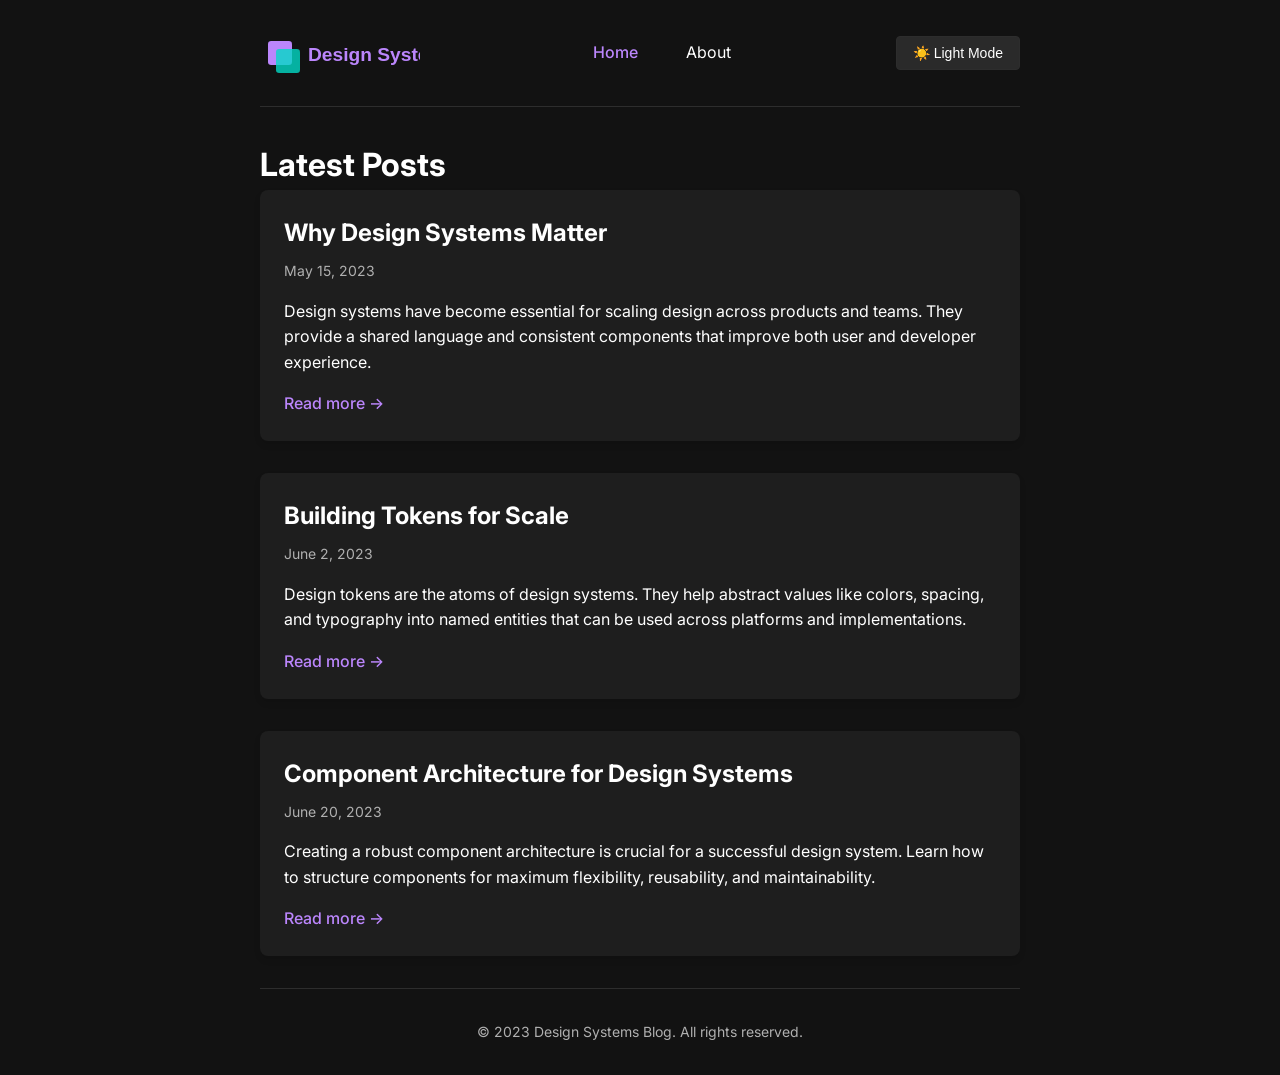
<file: index.html>
<!DOCTYPE html>
<html lang="en">
<head>
  <meta charset="UTF-8">
  <meta name="viewport" content="width=device-width, initial-scale=1.0">
  <title>Design Systems Blog</title>
  <link rel="stylesheet" href="css/styles.css">
  <link rel="preconnect" href="https://fonts.googleapis.com">
  <link rel="preconnect" href="https://fonts.gstatic.com" crossorigin>
  <link href="https://fonts.googleapis.com/css2?family=Inter:wght@400;500;700&display=swap" rel="stylesheet">
</head>
<body>
  <div class="container">
    <header>
      <nav>
        <a href="index.html" class="logo">
          <img src="images/logo.svg" alt="Design Systems Logo">
        </a>
        <div class="nav-links">
          <a href="index.html" class="active">Home</a>
          <a href="about.html">About</a>
        </div>
        <button id="theme-toggle" class="theme-toggle">☀️ Light Mode</button>
      </nav>
    </header>

    <main>
      <h1>Latest Posts</h1>
      
      <div class="post-list">
        <!-- Post 1 -->
        <article class="post-card">
          <h2 class="post-title">
            <a href="posts/why-design-systems-matter.html">Why Design Systems Matter</a>
          </h2>
          <div class="post-meta">May 15, 2023</div>
          <div class="post-excerpt">
            <p>Design systems have become essential for scaling design across products and teams. They provide a shared language and consistent components that improve both user and developer experience.</p>
          </div>
          <a href="posts/why-design-systems-matter.html" class="read-more">Read more →</a>
        </article>
        
        <!-- Post 2 -->
        <article class="post-card">
          <h2 class="post-title">
            <a href="posts/building-tokens-for-scale.html">Building Tokens for Scale</a>
          </h2>
          <div class="post-meta">June 2, 2023</div>
          <div class="post-excerpt">
            <p>Design tokens are the atoms of design systems. They help abstract values like colors, spacing, and typography into named entities that can be used across platforms and implementations.</p>
          </div>
          <a href="posts/building-tokens-for-scale.html" class="read-more">Read more →</a>
        </article>
        
        <!-- Post 3 -->
        <article class="post-card">
          <h2 class="post-title">
            <a href="posts/component-architecture.html">Component Architecture for Design Systems</a>
          </h2>
          <div class="post-meta">June 20, 2023</div>
          <div class="post-excerpt">
            <p>Creating a robust component architecture is crucial for a successful design system. Learn how to structure components for maximum flexibility, reusability, and maintainability.</p>
          </div>
          <a href="posts/component-architecture.html" class="read-more">Read more →</a>
        </article>
      </div>
    </main>

    <footer>
      <p>&copy; 2023 Design Systems Blog. All rights reserved.</p>
    </footer>
  </div>

  <script src="js/theme.js"></script>
</body>
</html>
</file>
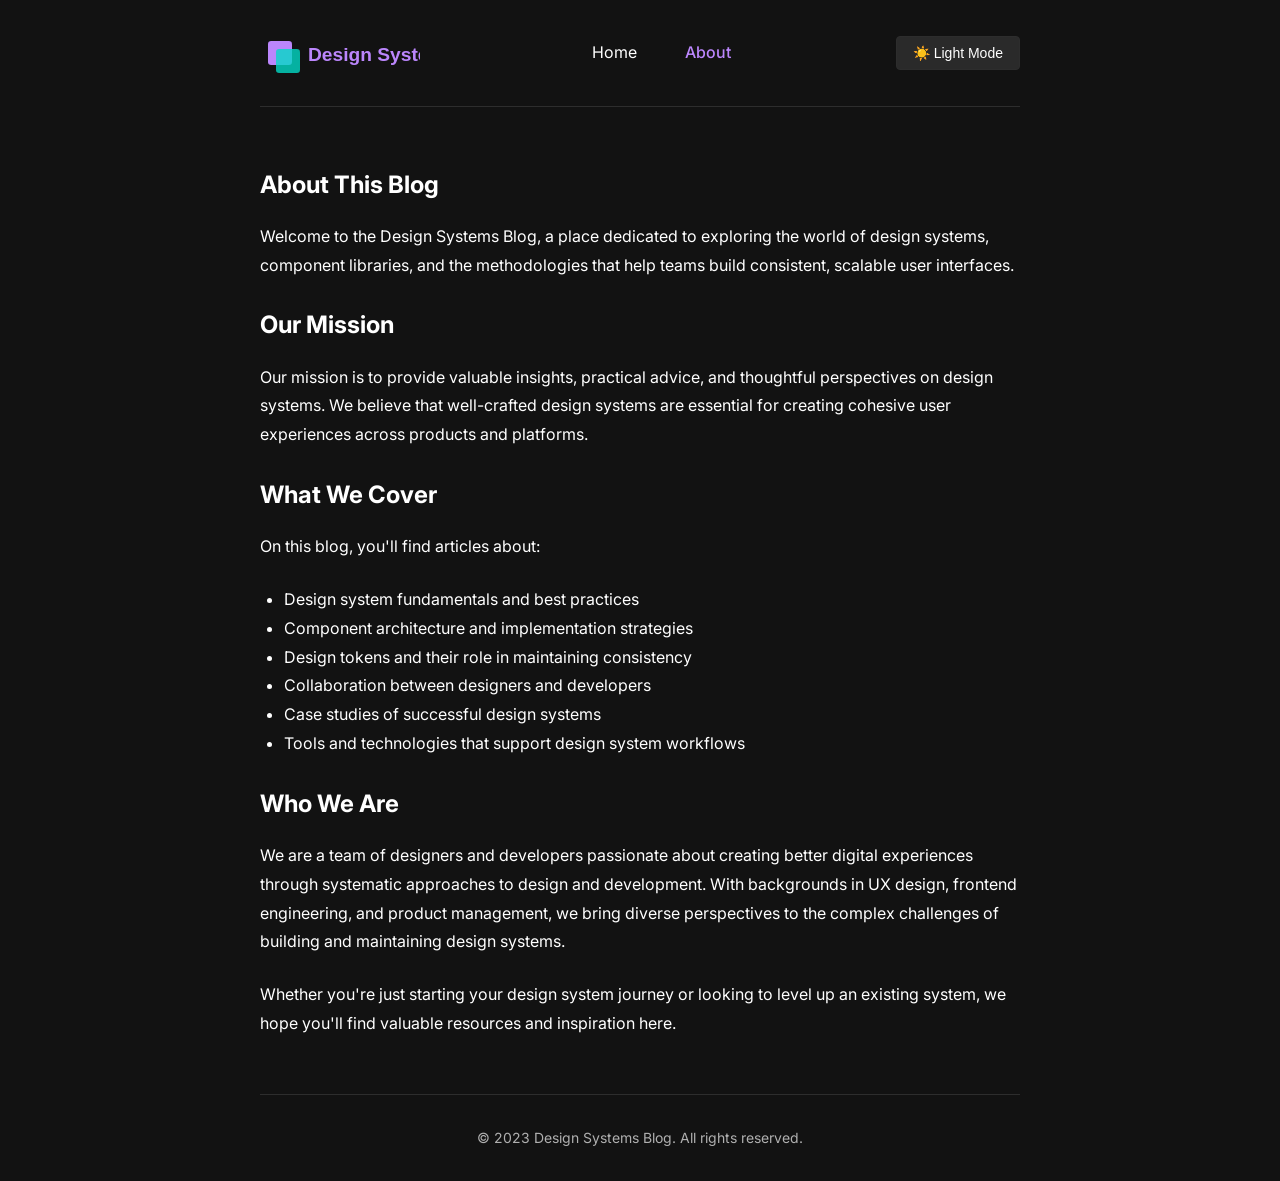
<file: about.html>
<!DOCTYPE html>
<html lang="en">
<head>
  <meta charset="UTF-8">
  <meta name="viewport" content="width=device-width, initial-scale=1.0">
  <title>About - Design Systems Blog</title>
  <link rel="stylesheet" href="css/styles.css">
  <link rel="preconnect" href="https://fonts.googleapis.com">
  <link rel="preconnect" href="https://fonts.gstatic.com" crossorigin>
  <link href="https://fonts.googleapis.com/css2?family=Inter:wght@400;500;700&display=swap" rel="stylesheet">
</head>
<body>
  <div class="container">
    <header>
      <nav>
        <a href="index.html" class="logo">
          <img src="images/logo.svg" alt="Design Systems Logo">
        </a>
        <div class="nav-links">
          <a href="index.html">Home</a>
          <a href="about.html" class="active">About</a>
        </div>
        <button id="theme-toggle" class="theme-toggle">☀️ Light Mode</button>
      </nav>
    </header>

    <main>
      <article class="post-content">
        <h1>About This Blog</h1>
        
        <p>Welcome to the Design Systems Blog, a place dedicated to exploring the world of design systems, component libraries, and the methodologies that help teams build consistent, scalable user interfaces.</p>
        
        <h2>Our Mission</h2>
        
        <p>Our mission is to provide valuable insights, practical advice, and thoughtful perspectives on design systems. We believe that well-crafted design systems are essential for creating cohesive user experiences across products and platforms.</p>
        
        <h2>What We Cover</h2>
        
        <p>On this blog, you'll find articles about:</p>
        
        <ul>
          <li>Design system fundamentals and best practices</li>
          <li>Component architecture and implementation strategies</li>
          <li>Design tokens and their role in maintaining consistency</li>
          <li>Collaboration between designers and developers</li>
          <li>Case studies of successful design systems</li>
          <li>Tools and technologies that support design system workflows</li>
        </ul>
        
        <h2>Who We Are</h2>
        
        <p>We are a team of designers and developers passionate about creating better digital experiences through systematic approaches to design and development. With backgrounds in UX design, frontend engineering, and product management, we bring diverse perspectives to the complex challenges of building and maintaining design systems.</p>
        
        <p>Whether you're just starting your design system journey or looking to level up an existing system, we hope you'll find valuable resources and inspiration here.</p>
      </article>
    </main>

    <footer>
      <p>&copy; 2023 Design Systems Blog. All rights reserved.</p>
    </footer>
  </div>

  <script src="js/theme.js"></script>
</body>
</html>
</file>
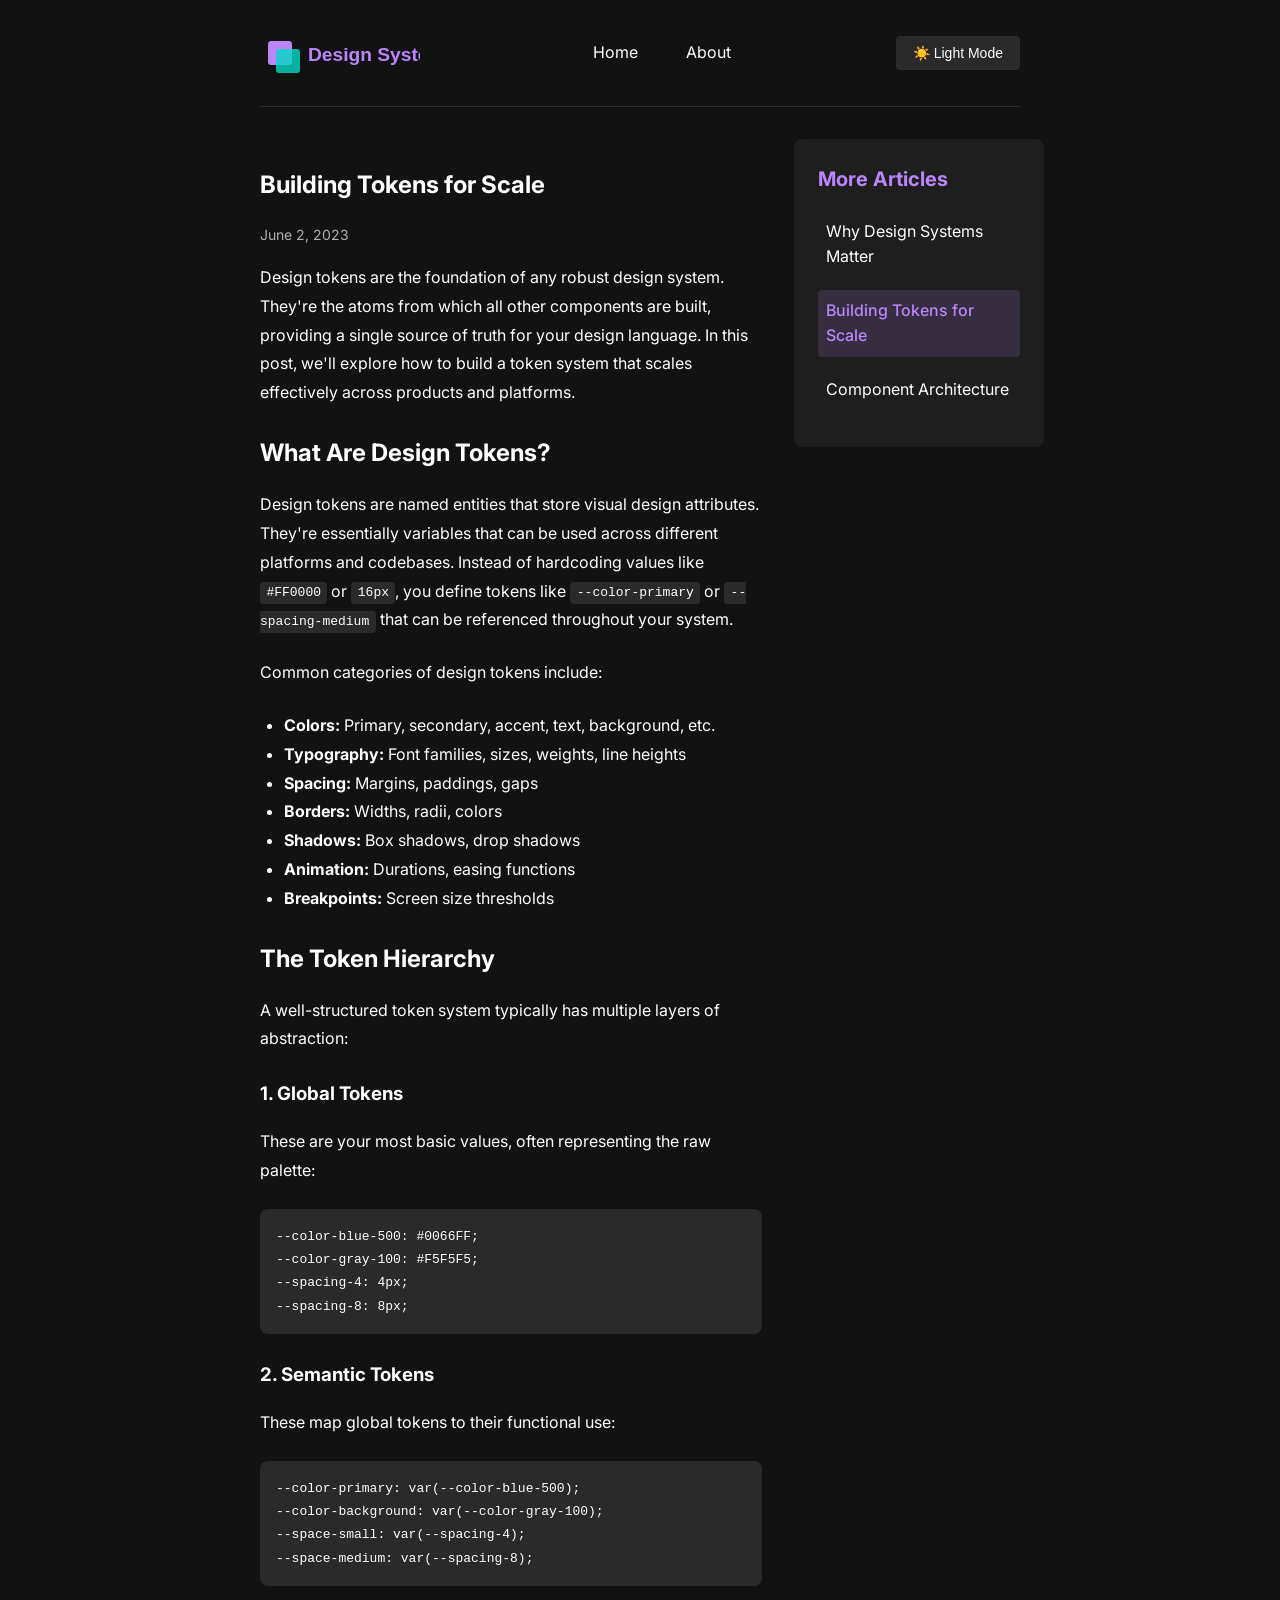
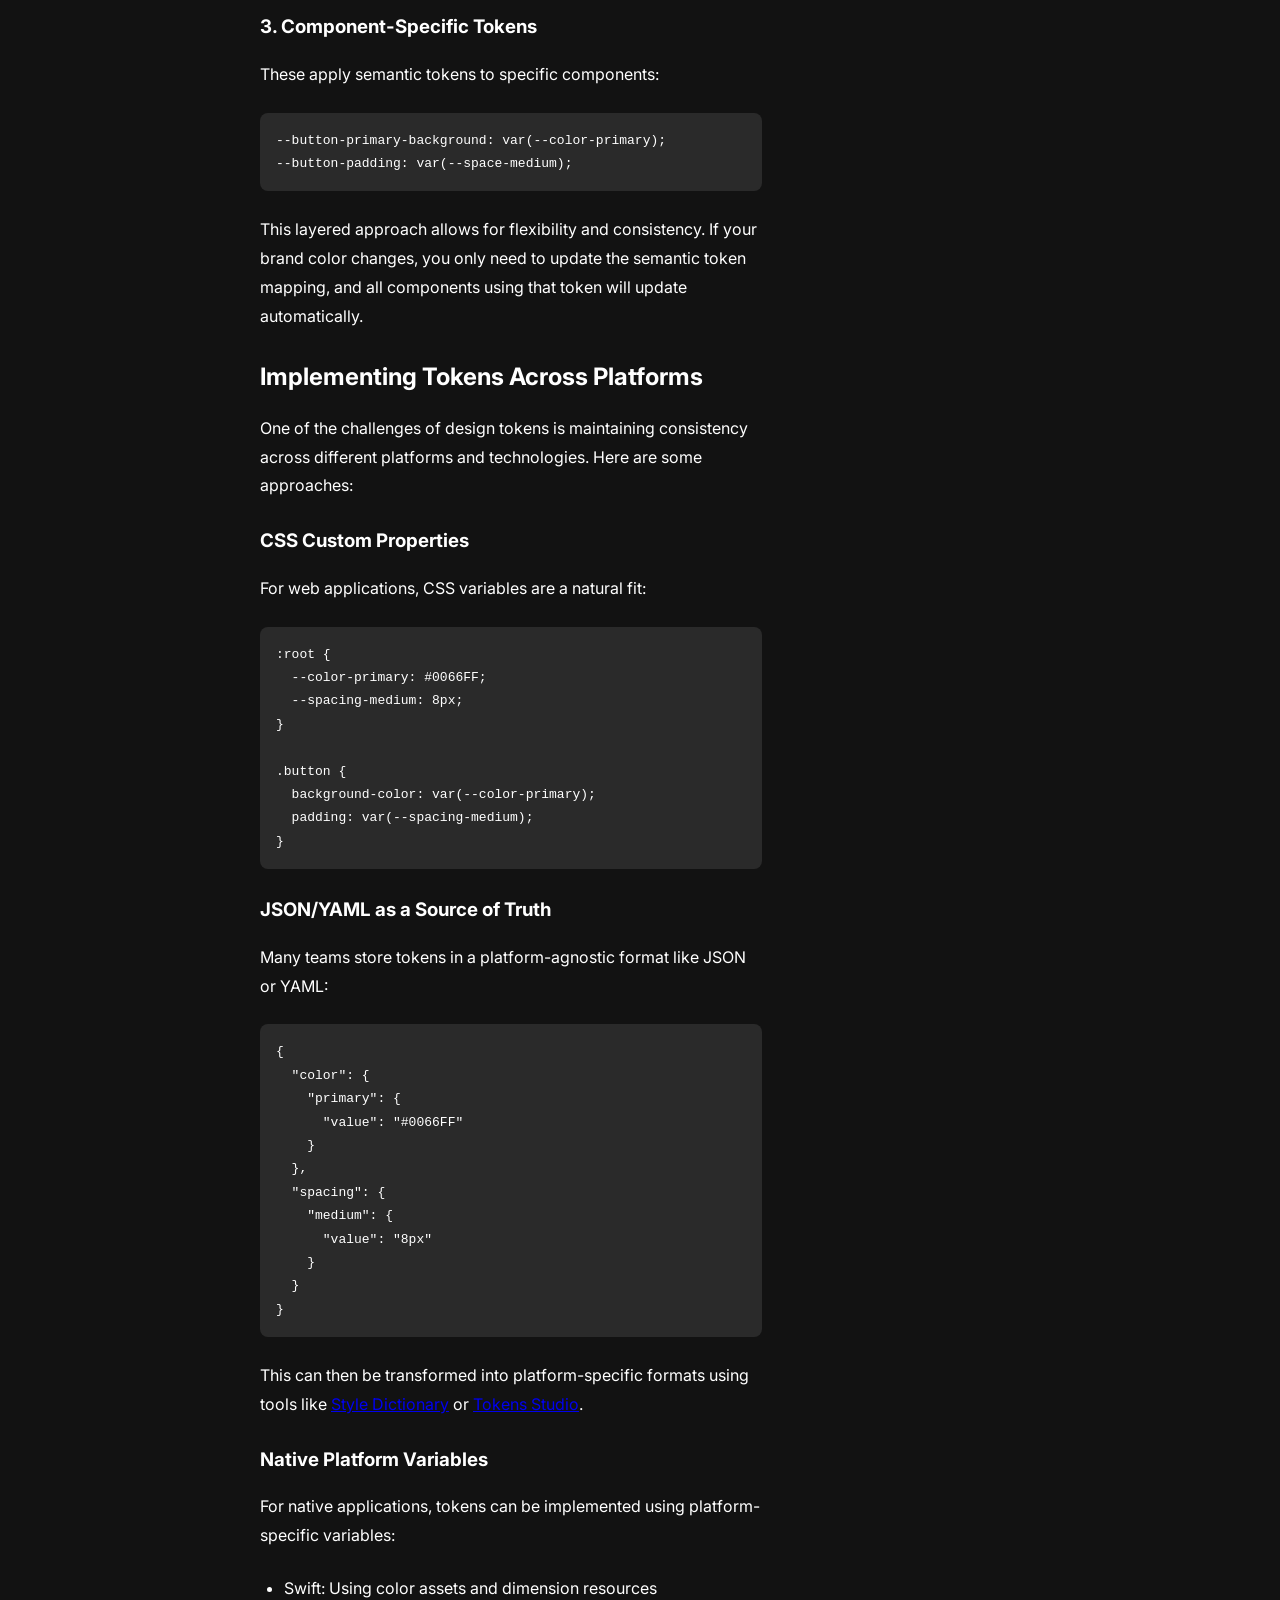
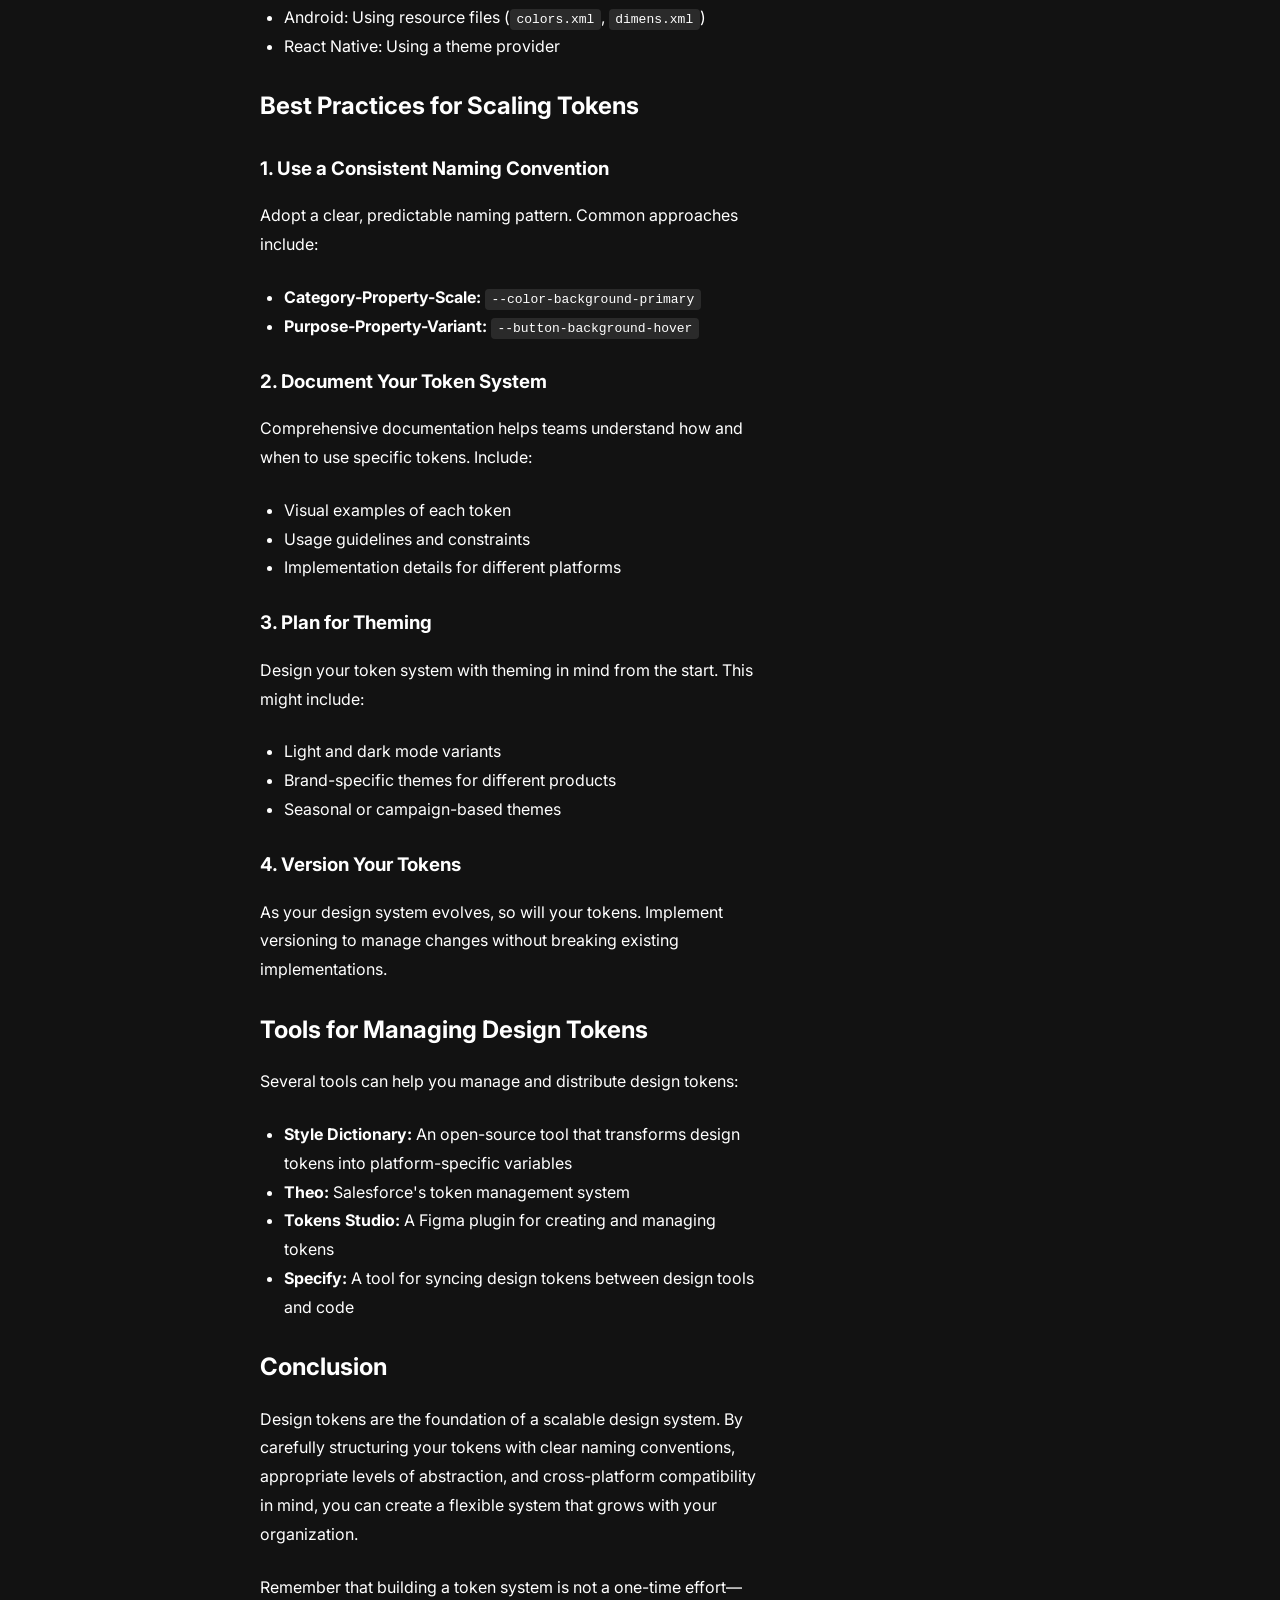
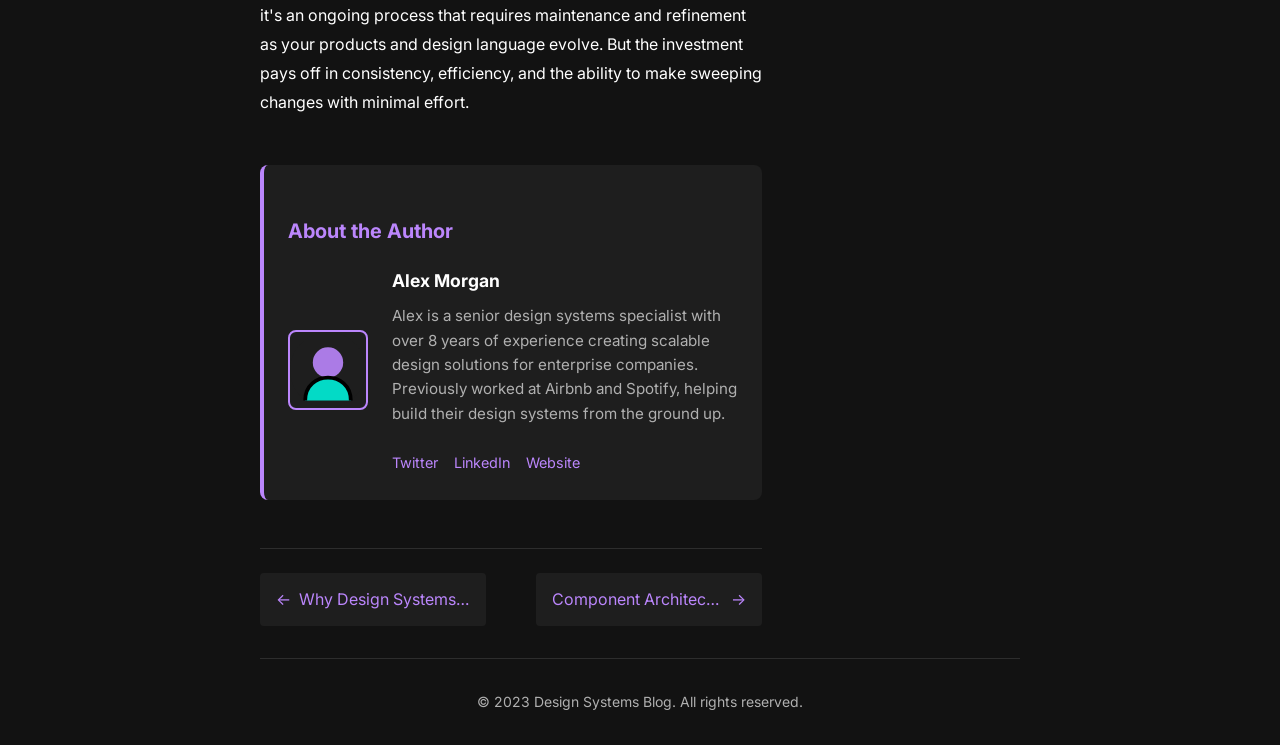
<file: posts/building-tokens-for-scale.html>
<!DOCTYPE html>
<html lang="en">
<head>
  <meta charset="UTF-8">
  <meta name="viewport" content="width=device-width, initial-scale=1.0">
  <title>Building Tokens for Scale - Design Systems Blog</title>
  <link rel="stylesheet" href="../css/styles.css">
  <link rel="preconnect" href="https://fonts.googleapis.com">
  <link rel="preconnect" href="https://fonts.gstatic.com" crossorigin>
  <link href="https://fonts.googleapis.com/css2?family=Inter:wght@400;500;700&display=swap" rel="stylesheet">
</head>
<body>
  <div class="container">
    <header>
      <nav>
        <a href="../index.html" class="logo">
          <img src="../images/logo.svg" alt="Design Systems Logo">
        </a>
        <div class="nav-links">
          <a href="../index.html">Home</a>
          <a href="../about.html">About</a>
        </div>
        <button id="theme-toggle" class="theme-toggle">☀️ Light Mode</button>
      </nav>
    </header>

    <main>
      <div class="article-container">
        <article class="post-content">
          <h1>Building Tokens for Scale</h1>
          <div class="post-meta">June 2, 2023</div>
          
          <p>Design tokens are the foundation of any robust design system. They're the atoms from which all other components are built, providing a single source of truth for your design language. In this post, we'll explore how to build a token system that scales effectively across products and platforms.</p>
          
          <h2>What Are Design Tokens?</h2>
          
          <p>Design tokens are named entities that store visual design attributes. They're essentially variables that can be used across different platforms and codebases. Instead of hardcoding values like <code>#FF0000</code> or <code>16px</code>, you define tokens like <code>--color-primary</code> or <code>--spacing-medium</code> that can be referenced throughout your system.</p>
          
          <p>Common categories of design tokens include:</p>
          
          <ul>
            <li><strong>Colors:</strong> Primary, secondary, accent, text, background, etc.</li>
            <li><strong>Typography:</strong> Font families, sizes, weights, line heights</li>
            <li><strong>Spacing:</strong> Margins, paddings, gaps</li>
            <li><strong>Borders:</strong> Widths, radii, colors</li>
            <li><strong>Shadows:</strong> Box shadows, drop shadows</li>
            <li><strong>Animation:</strong> Durations, easing functions</li>
            <li><strong>Breakpoints:</strong> Screen size thresholds</li>
          </ul>
          
          <h2>The Token Hierarchy</h2>
          
          <p>A well-structured token system typically has multiple layers of abstraction:</p>
          
          <h3>1. Global Tokens</h3>
          
          <p>These are your most basic values, often representing the raw palette:</p>
          
          <pre><code>--color-blue-500: #0066FF;
--color-gray-100: #F5F5F5;
--spacing-4: 4px;
--spacing-8: 8px;</code></pre>
          
          <h3>2. Semantic Tokens</h3>
          
          <p>These map global tokens to their functional use:</p>
          
          <pre><code>--color-primary: var(--color-blue-500);
--color-background: var(--color-gray-100);
--space-small: var(--spacing-4);
--space-medium: var(--spacing-8);</code></pre>
          
          <h3>3. Component-Specific Tokens</h3>
          
          <p>These apply semantic tokens to specific components:</p>
          
          <pre><code>--button-primary-background: var(--color-primary);
--button-padding: var(--space-medium);</code></pre>
          
          <p>This layered approach allows for flexibility and consistency. If your brand color changes, you only need to update the semantic token mapping, and all components using that token will update automatically.</p>
          
          <h2>Implementing Tokens Across Platforms</h2>
          
          <p>One of the challenges of design tokens is maintaining consistency across different platforms and technologies. Here are some approaches:</p>
          
          <h3>CSS Custom Properties</h3>
          
          <p>For web applications, CSS variables are a natural fit:</p>
          
          <pre><code>:root {
  --color-primary: #0066FF;
  --spacing-medium: 8px;
}

.button {
  background-color: var(--color-primary);
  padding: var(--spacing-medium);
}</code></pre>
          
          <h3>JSON/YAML as a Source of Truth</h3>
          
          <p>Many teams store tokens in a platform-agnostic format like JSON or YAML:</p>
          
          <pre><code>{
  "color": {
    "primary": {
      "value": "#0066FF"
    }
  },
  "spacing": {
    "medium": {
      "value": "8px"
    }
  }
}</code></pre>
          
          <p>This can then be transformed into platform-specific formats using tools like <a href="https://amzn.github.io/style-dictionary/" target="_blank">Style Dictionary</a> or <a href="https://www.figma.com/community/plugin/843461159747178978/Tokens-Studio-for-Figma" target="_blank">Tokens Studio</a>.</p>
          
          <h3>Native Platform Variables</h3>
          
          <p>For native applications, tokens can be implemented using platform-specific variables:</p>
          
          <ul>
            <li>Swift: Using color assets and dimension resources</li>
            <li>Android: Using resource files (<code>colors.xml</code>, <code>dimens.xml</code>)</li>
            <li>React Native: Using a theme provider</li>
          </ul>
          
          <h2>Best Practices for Scaling Tokens</h2>
          
          <h3>1. Use a Consistent Naming Convention</h3>
          
          <p>Adopt a clear, predictable naming pattern. Common approaches include:</p>
          
          <ul>
            <li><strong>Category-Property-Scale:</strong> <code>--color-background-primary</code></li>
            <li><strong>Purpose-Property-Variant:</strong> <code>--button-background-hover</code></li>
          </ul>
          
          <h3>2. Document Your Token System</h3>
          
          <p>Comprehensive documentation helps teams understand how and when to use specific tokens. Include:</p>
          
          <ul>
            <li>Visual examples of each token</li>
            <li>Usage guidelines and constraints</li>
            <li>Implementation details for different platforms</li>
          </ul>
          
          <h3>3. Plan for Theming</h3>
          
          <p>Design your token system with theming in mind from the start. This might include:</p>
          
          <ul>
            <li>Light and dark mode variants</li>
            <li>Brand-specific themes for different products</li>
            <li>Seasonal or campaign-based themes</li>
          </ul>
          
          <h3>4. Version Your Tokens</h3>
          
          <p>As your design system evolves, so will your tokens. Implement versioning to manage changes without breaking existing implementations.</p>
          
          <h2>Tools for Managing Design Tokens</h2>
          
          <p>Several tools can help you manage and distribute design tokens:</p>
          
          <ul>
            <li><strong>Style Dictionary:</strong> An open-source tool that transforms design tokens into platform-specific variables</li>
            <li><strong>Theo:</strong> Salesforce's token management system</li>
            <li><strong>Tokens Studio:</strong> A Figma plugin for creating and managing tokens</li>
            <li><strong>Specify:</strong> A tool for syncing design tokens between design tools and code</li>
          </ul>
          
          <h2>Conclusion</h2>
          
          <p>Design tokens are the foundation of a scalable design system. By carefully structuring your tokens with clear naming conventions, appropriate levels of abstraction, and cross-platform compatibility in mind, you can create a flexible system that grows with your organization.</p>
          
          <p>Remember that building a token system is not a one-time effort—it's an ongoing process that requires maintenance and refinement as your products and design language evolve. But the investment pays off in consistency, efficiency, and the ability to make sweeping changes with minimal effort.</p>
          
          <!-- Add author section -->
          <section class="author-section">
            <h3>About the Author</h3>
            <div class="author-container">
              <img src="../images/author-avatar.svg" alt="Author Avatar" class="author-avatar">
              <div class="author-bio">
                <div class="author-name">Alex Morgan</div>
                <p class="author-description">
                  Alex is a senior design systems specialist with over 8 years of experience creating scalable design solutions for enterprise companies. Previously worked at Airbnb and Spotify, helping build their design systems from the ground up.
                </p>
                <div class="author-social">
                  <a href="#">Twitter</a>
                  <a href="#">LinkedIn</a>
                  <a href="#">Website</a>
                </div>
              </div>
            </div>
          </section>
          
          <div class="article-navigation">
            <a href="why-design-systems-matter.html" class="prev-article">
              <span class="nav-title">Why Design Systems Matter</span>
            </a>
            <a href="component-architecture.html" class="next-article">
              <span class="nav-title">Component Architecture</span>
            </a>
          </div>
        </article>
        
        <aside class="side-nav">
          <h3>More Articles</h3>
          <ul>
            <li><a href="why-design-systems-matter.html">Why Design Systems Matter</a></li>
            <li><a href="building-tokens-for-scale.html" class="active">Building Tokens for Scale</a></li>
            <li><a href="component-architecture.html">Component Architecture</a></li>
          </ul>
        </aside>
      </div>
    </main>

    <footer>
      <p>&copy; 2023 Design Systems Blog. All rights reserved.</p>
    </footer>
  </div>

  <script src="../js/theme.js"></script>
</body>
</html>
</file>
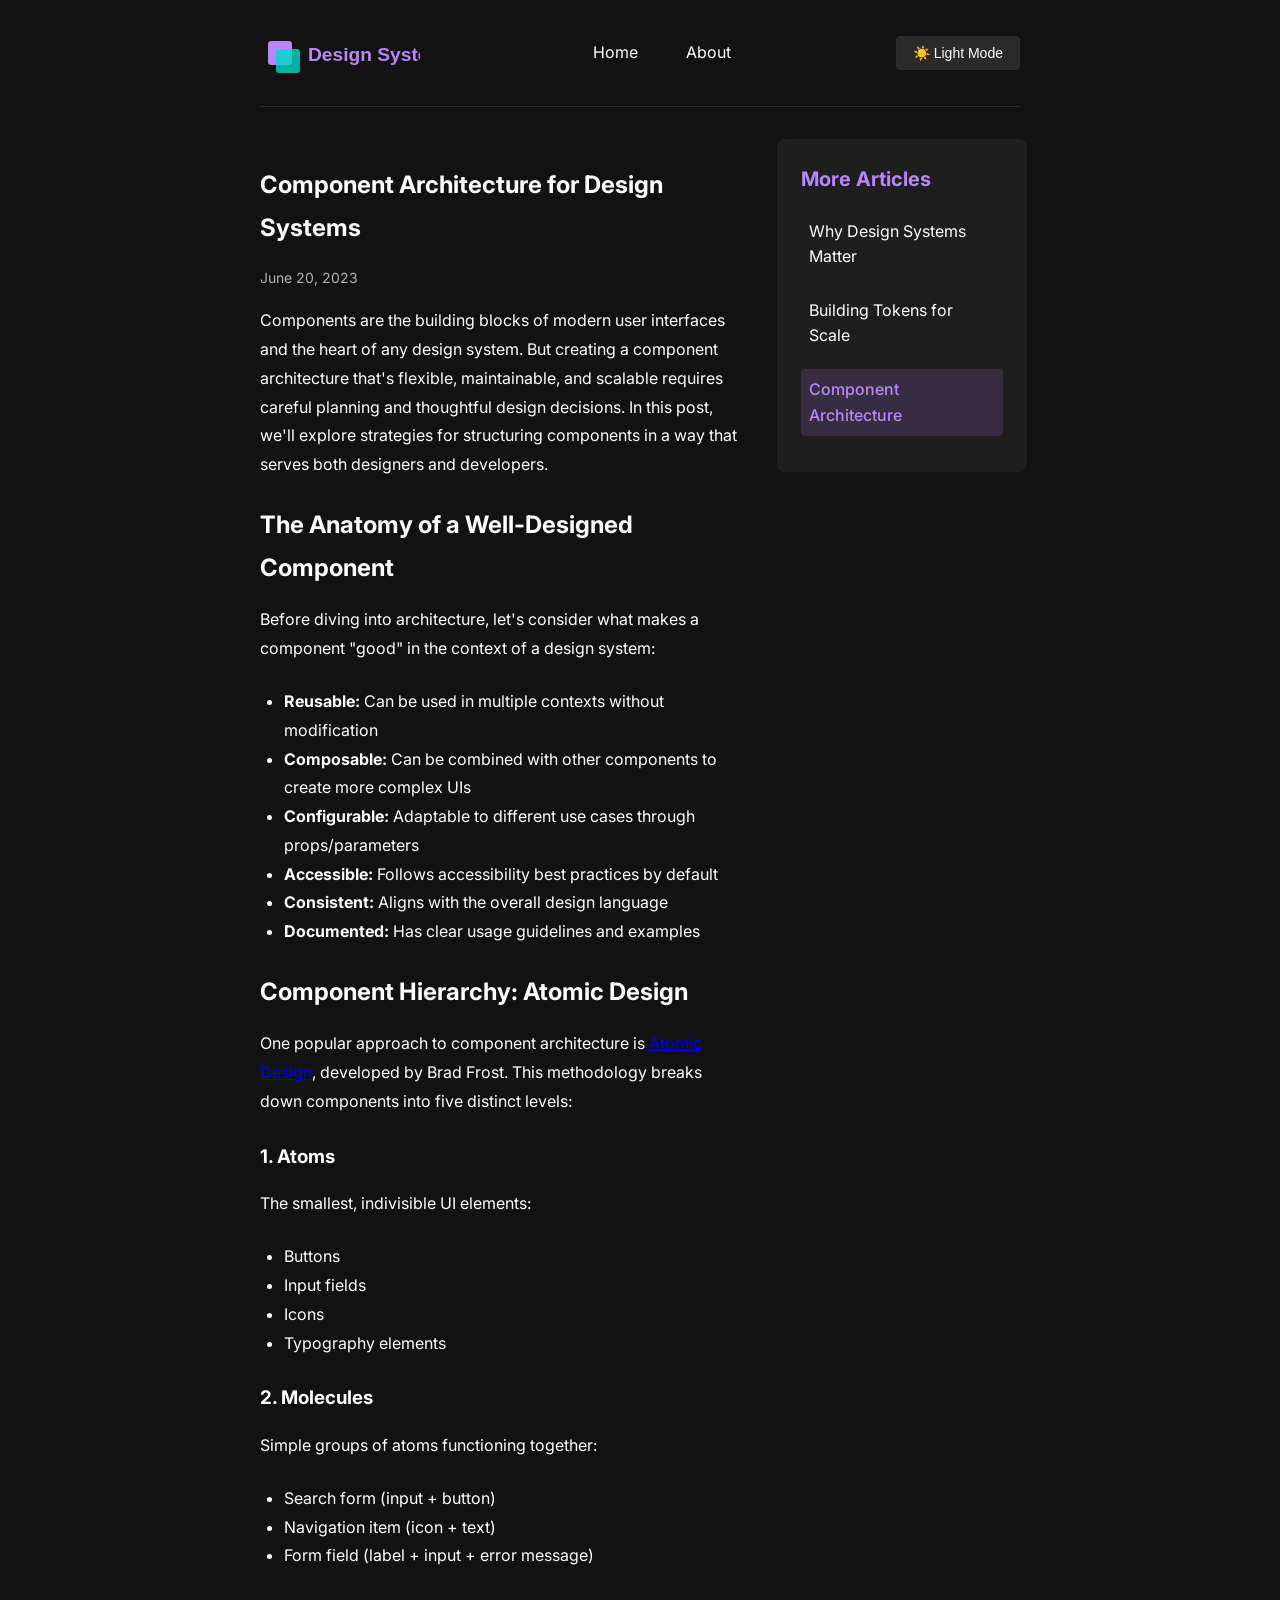
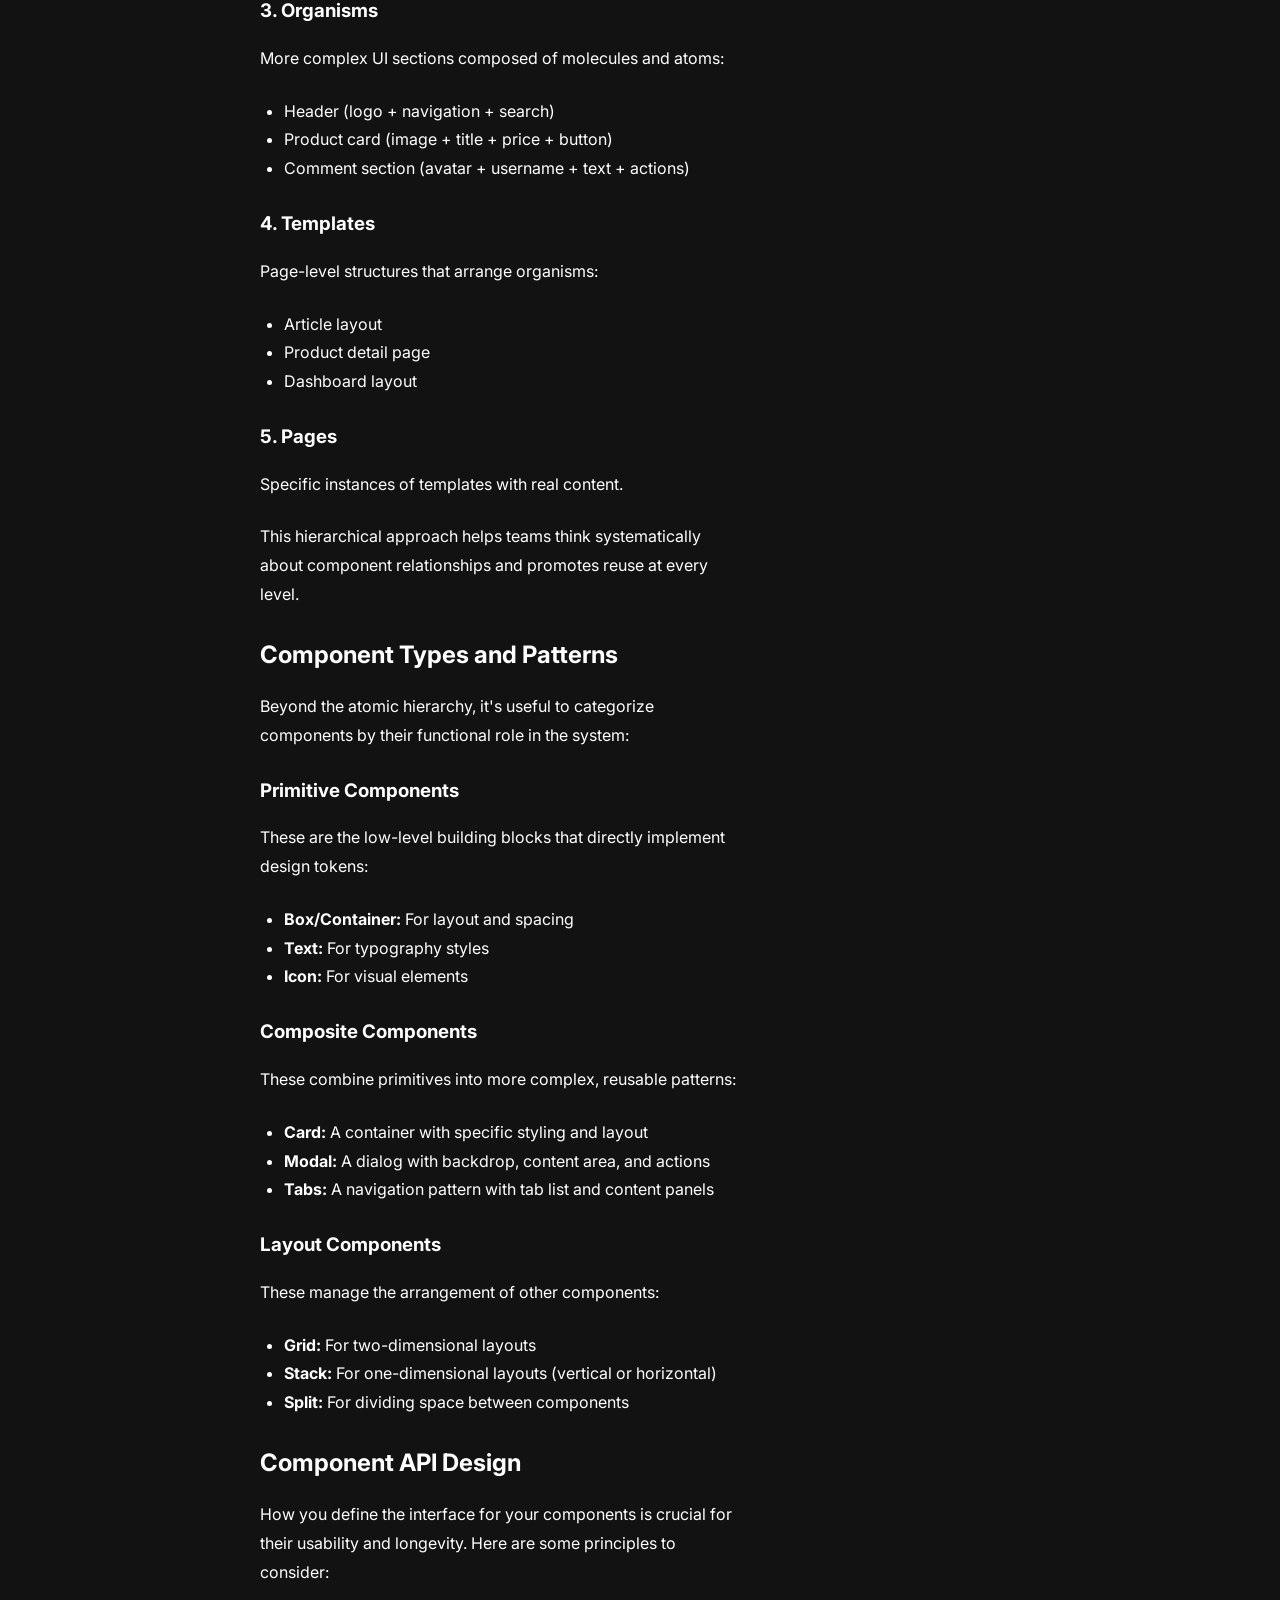
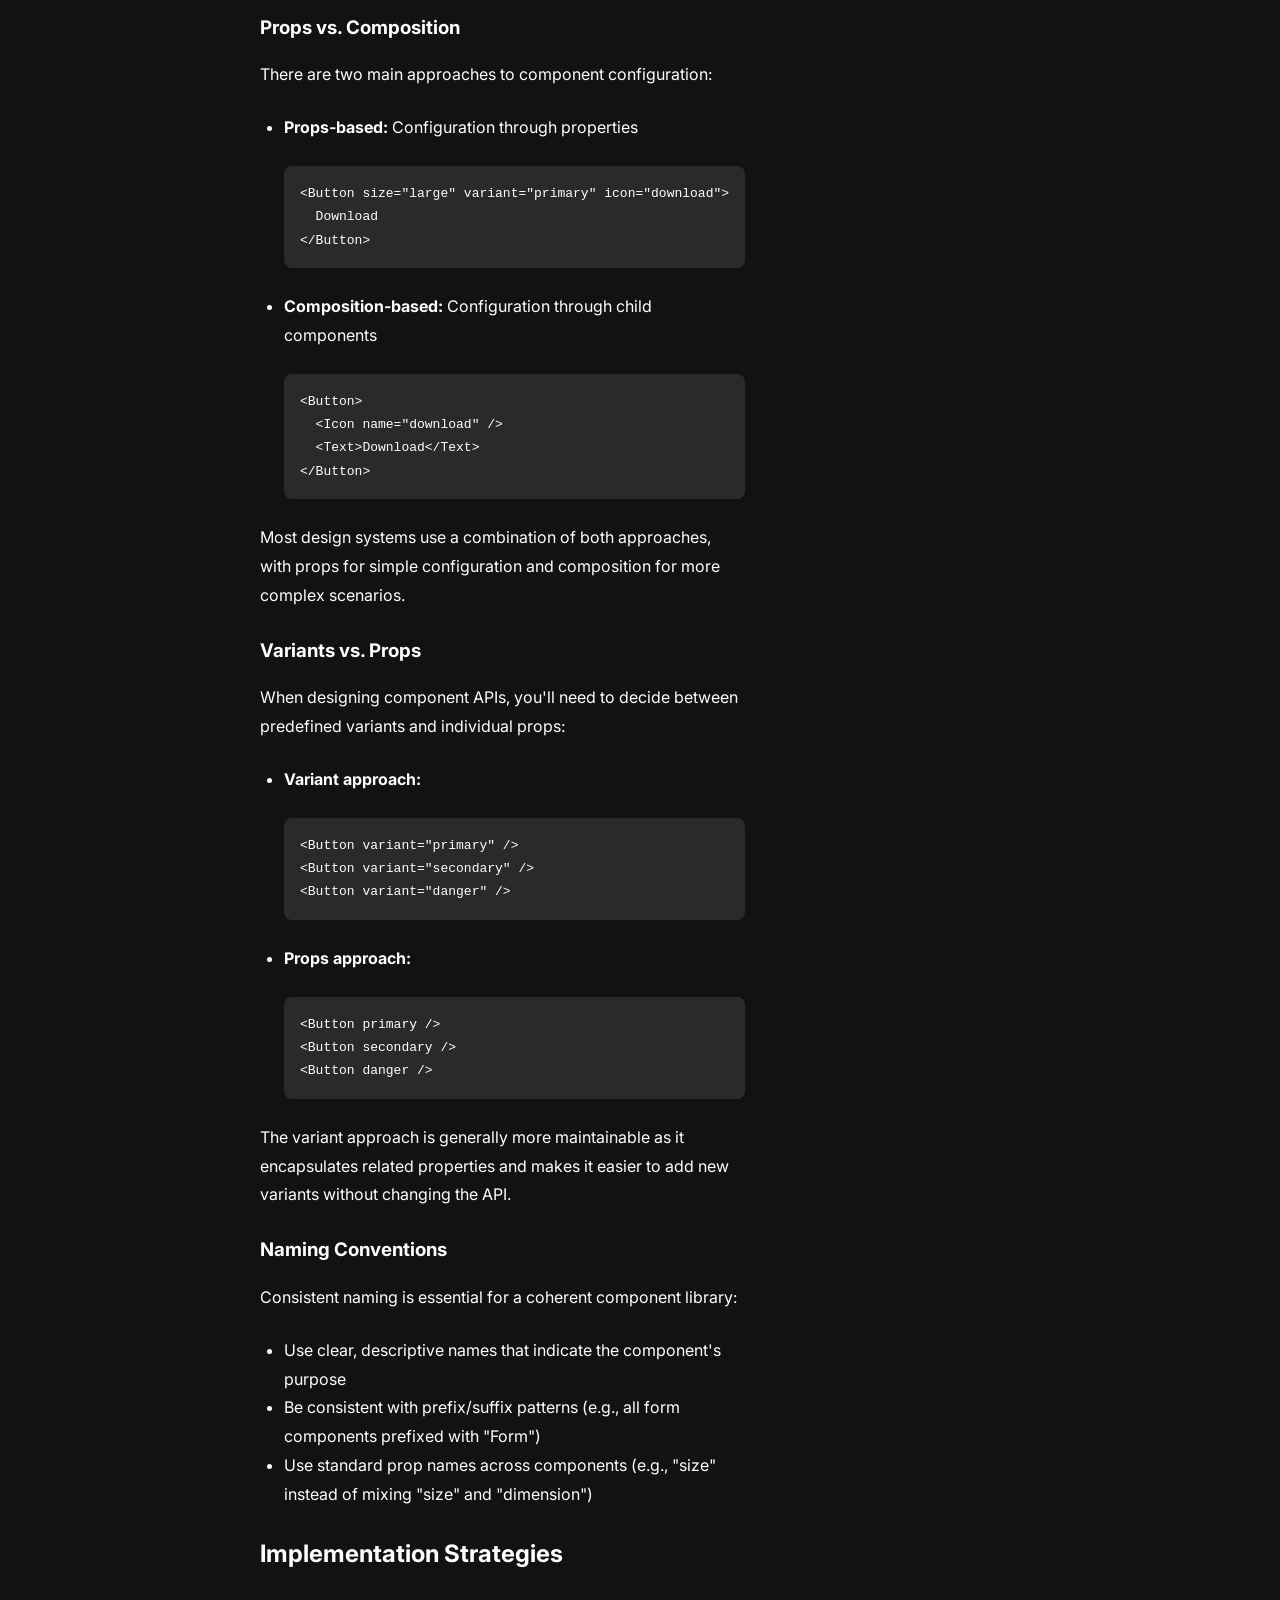
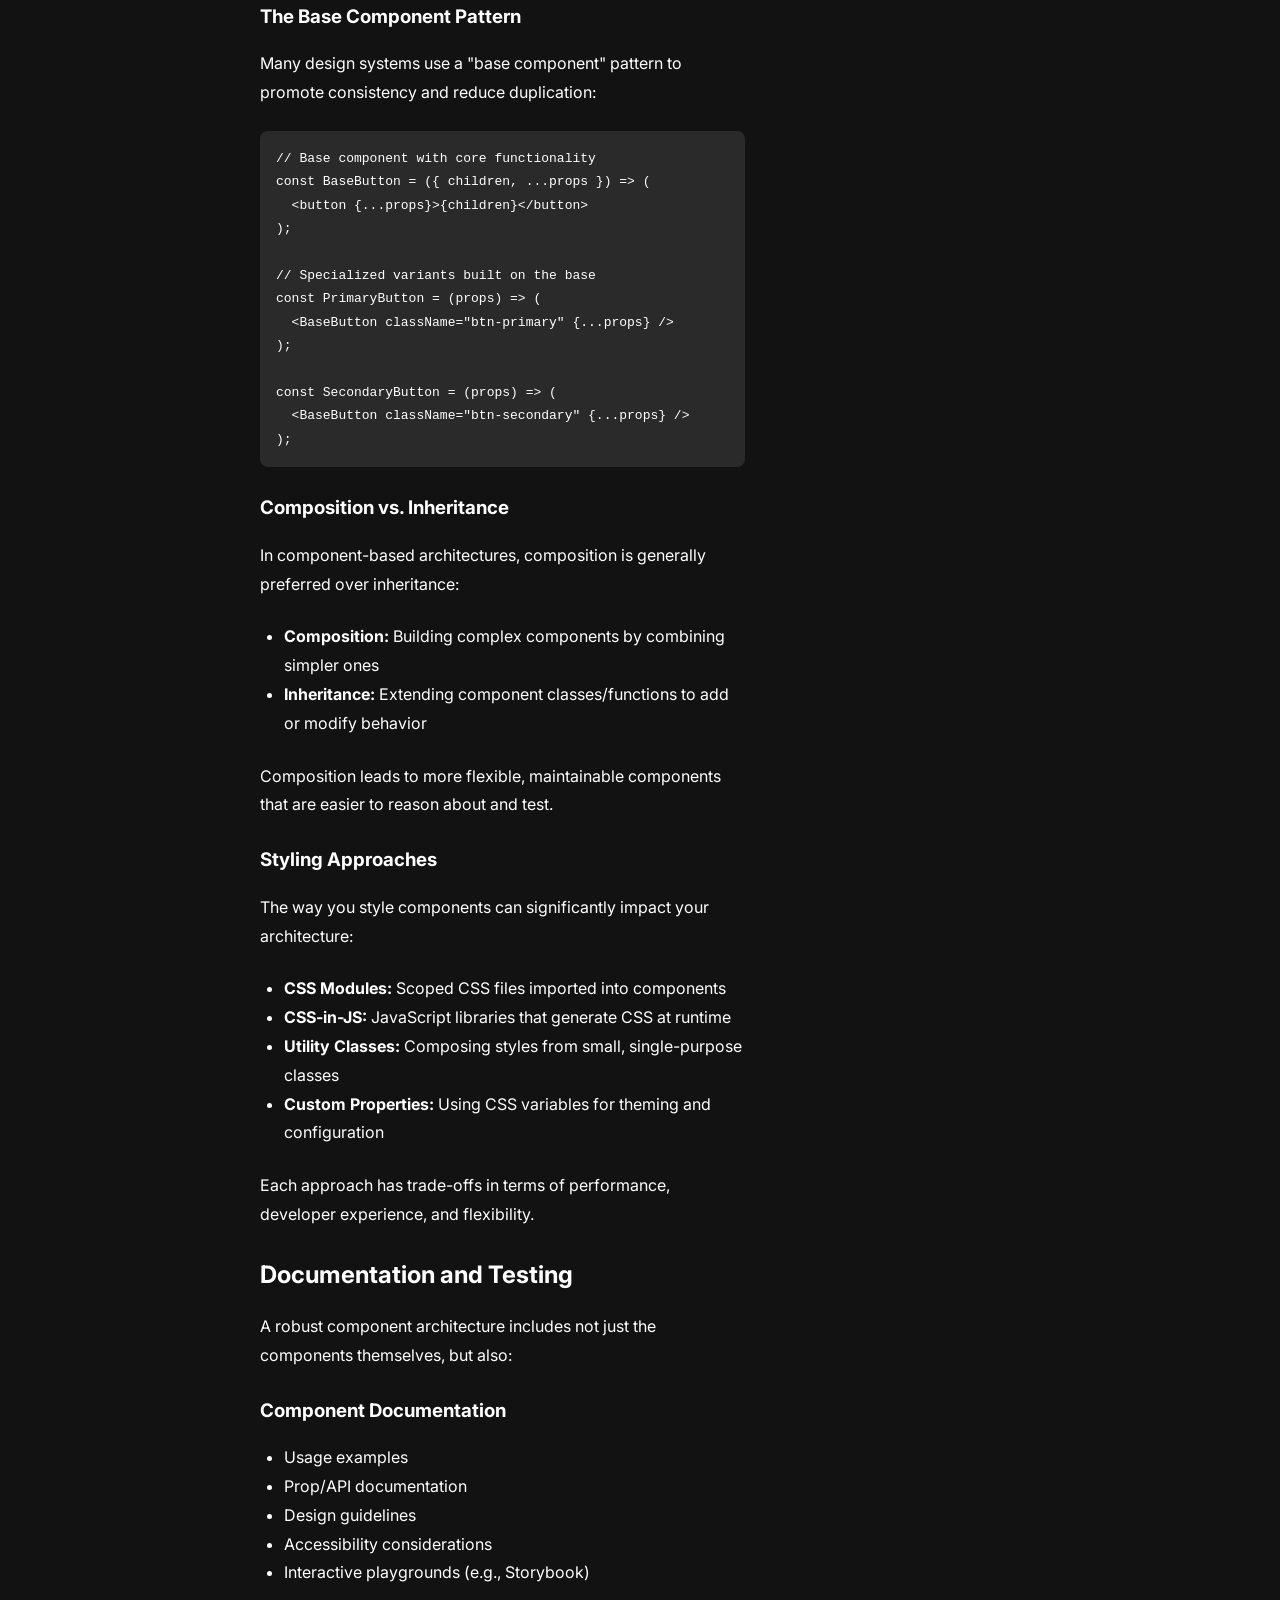
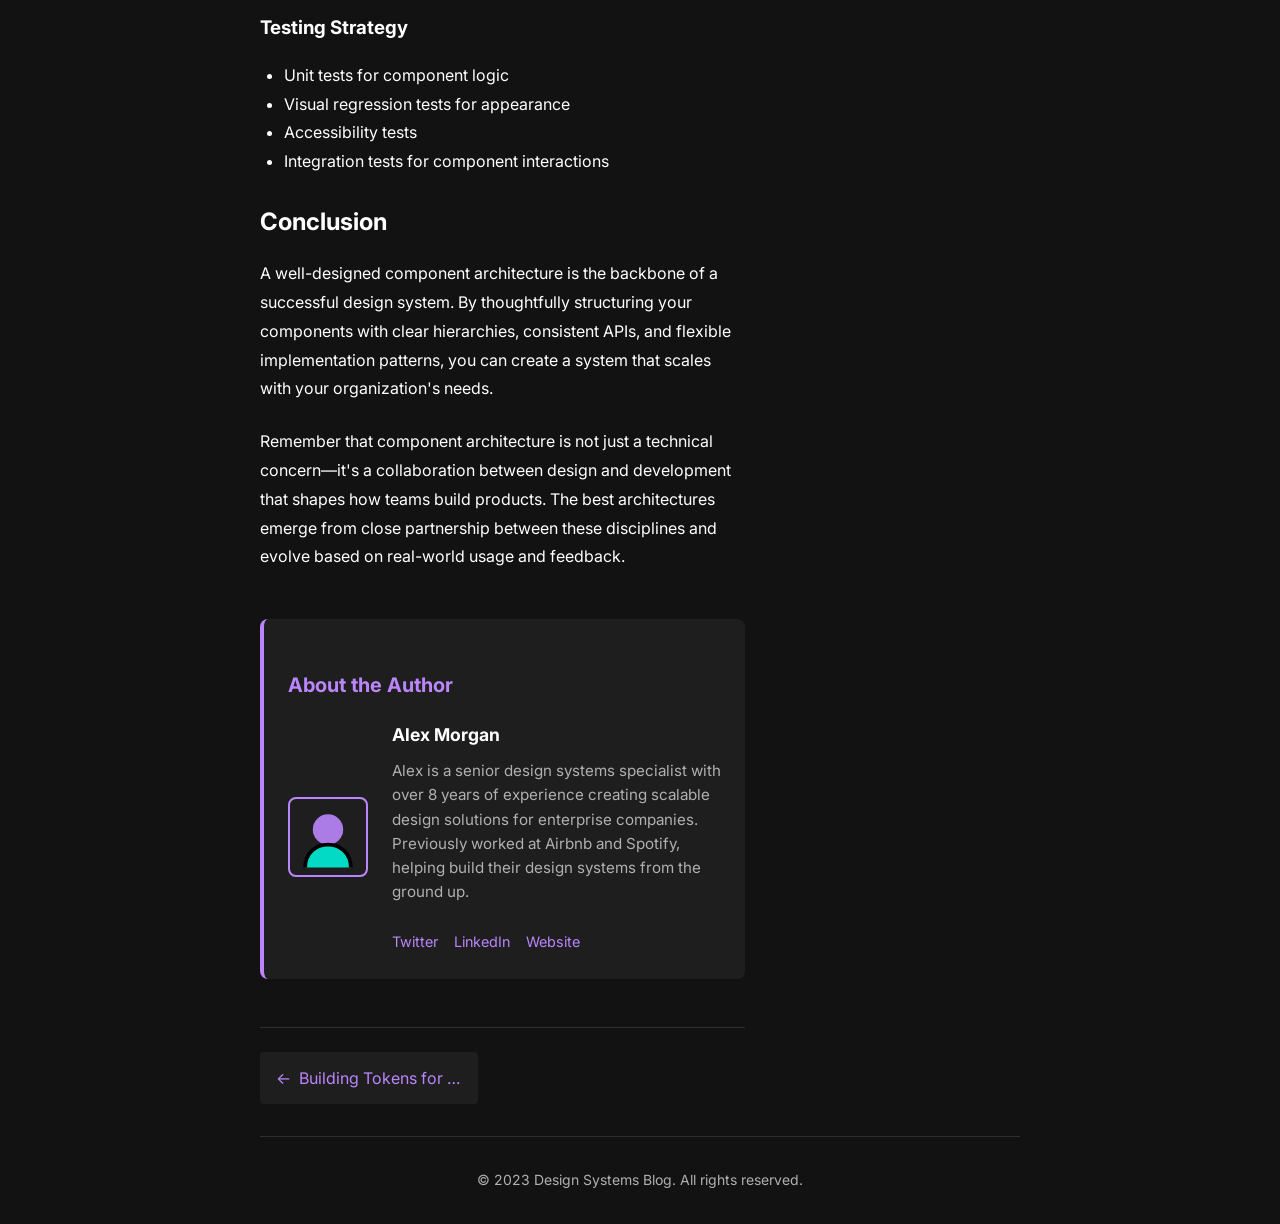
<file: posts/component-architecture.html>
<!DOCTYPE html>
<html lang="en">
<head>
  <meta charset="UTF-8">
  <meta name="viewport" content="width=device-width, initial-scale=1.0">
  <title>Component Architecture for Design Systems - Design Systems Blog</title>
  <link rel="stylesheet" href="../css/styles.css">
  <link rel="preconnect" href="https://fonts.googleapis.com">
  <link rel="preconnect" href="https://fonts.gstatic.com" crossorigin>
  <link href="https://fonts.googleapis.com/css2?family=Inter:wght@400;500;700&display=swap" rel="stylesheet">
</head>
<body>
  <div class="container">
    <header>
      <nav>
        <a href="../index.html" class="logo">
          <img src="../images/logo.svg" alt="Design Systems Logo">
        </a>
        <div class="nav-links">
          <a href="../index.html">Home</a>
          <a href="../about.html">About</a>
        </div>
        <button id="theme-toggle" class="theme-toggle">☀️ Light Mode</button>
      </nav>
    </header>

    <main>
      <div class="article-container">
        <article class="post-content">
          <h1>Component Architecture for Design Systems</h1>
          <div class="post-meta">June 20, 2023</div>
          
          <p>Components are the building blocks of modern user interfaces and the heart of any design system. But creating a component architecture that's flexible, maintainable, and scalable requires careful planning and thoughtful design decisions. In this post, we'll explore strategies for structuring components in a way that serves both designers and developers.</p>
          
          <h2>The Anatomy of a Well-Designed Component</h2>
          
          <p>Before diving into architecture, let's consider what makes a component "good" in the context of a design system:</p>
          
          <ul>
            <li><strong>Reusable:</strong> Can be used in multiple contexts without modification</li>
            <li><strong>Composable:</strong> Can be combined with other components to create more complex UIs</li>
            <li><strong>Configurable:</strong> Adaptable to different use cases through props/parameters</li>
            <li><strong>Accessible:</strong> Follows accessibility best practices by default</li>
            <li><strong>Consistent:</strong> Aligns with the overall design language</li>
            <li><strong>Documented:</strong> Has clear usage guidelines and examples</li>
          </ul>
          
          <h2>Component Hierarchy: Atomic Design</h2>
          
          <p>One popular approach to component architecture is <a href="https://bradfrost.com/blog/post/atomic-web-design/" target="_blank">Atomic Design</a>, developed by Brad Frost. This methodology breaks down components into five distinct levels:</p>
          
          <h3>1. Atoms</h3>
          
          <p>The smallest, indivisible UI elements:</p>
          <ul>
            <li>Buttons</li>
            <li>Input fields</li>
            <li>Icons</li>
            <li>Typography elements</li>
          </ul>
          
          <h3>2. Molecules</h3>
          
          <p>Simple groups of atoms functioning together:</p>
          <ul>
            <li>Search form (input + button)</li>
            <li>Navigation item (icon + text)</li>
            <li>Form field (label + input + error message)</li>
          </ul>
          
          <h3>3. Organisms</h3>
          
          <p>More complex UI sections composed of molecules and atoms:</p>
          <ul>
            <li>Header (logo + navigation + search)</li>
            <li>Product card (image + title + price + button)</li>
            <li>Comment section (avatar + username + text + actions)</li>
          </ul>
          
          <h3>4. Templates</h3>
          
          <p>Page-level structures that arrange organisms:</p>
          <ul>
            <li>Article layout</li>
            <li>Product detail page</li>
            <li>Dashboard layout</li>
          </ul>
          
          <h3>5. Pages</h3>
          
          <p>Specific instances of templates with real content.</p>
          
          <p>This hierarchical approach helps teams think systematically about component relationships and promotes reuse at every level.</p>
          
          <h2>Component Types and Patterns</h2>
          
          <p>Beyond the atomic hierarchy, it's useful to categorize components by their functional role in the system:</p>
          
          <h3>Primitive Components</h3>
          
          <p>These are the low-level building blocks that directly implement design tokens:</p>
          <ul>
            <li><strong>Box/Container:</strong> For layout and spacing</li>
            <li><strong>Text:</strong> For typography styles</li>
            <li><strong>Icon:</strong> For visual elements</li>
          </ul>
          
          <h3>Composite Components</h3>
          
          <p>These combine primitives into more complex, reusable patterns:</p>
          <ul>
            <li><strong>Card:</strong> A container with specific styling and layout</li>
            <li><strong>Modal:</strong> A dialog with backdrop, content area, and actions</li>
            <li><strong>Tabs:</strong> A navigation pattern with tab list and content panels</li>
          </ul>
          
          <h3>Layout Components</h3>
          
          <p>These manage the arrangement of other components:</p>
          <ul>
            <li><strong>Grid:</strong> For two-dimensional layouts</li>
            <li><strong>Stack:</strong> For one-dimensional layouts (vertical or horizontal)</li>
            <li><strong>Split:</strong> For dividing space between components</li>
          </ul>
          
          <h2>Component API Design</h2>
          
          <p>How you define the interface for your components is crucial for their usability and longevity. Here are some principles to consider:</p>
          
          <h3>Props vs. Composition</h3>
          
          <p>There are two main approaches to component configuration:</p>
          
          <ul>
            <li><strong>Props-based:</strong> Configuration through properties
              <pre><code>&lt;Button size="large" variant="primary" icon="download"&gt;
  Download
&lt;/Button&gt;</code></pre>
            </li>
            <li><strong>Composition-based:</strong> Configuration through child components
              <pre><code>&lt;Button&gt;
  &lt;Icon name="download" /&gt;
  &lt;Text&gt;Download&lt;/Text&gt;
&lt;/Button&gt;</code></pre>
            </li>
          </ul>
          
          <p>Most design systems use a combination of both approaches, with props for simple configuration and composition for more complex scenarios.</p>
          
          <h3>Variants vs. Props</h3>
          
          <p>When designing component APIs, you'll need to decide between predefined variants and individual props:</p>
          
          <ul>
            <li><strong>Variant approach:</strong>
              <pre><code>&lt;Button variant="primary" /&gt;
&lt;Button variant="secondary" /&gt;
&lt;Button variant="danger" /&gt;</code></pre>
            </li>
            <li><strong>Props approach:</strong>
              <pre><code>&lt;Button primary /&gt;
&lt;Button secondary /&gt;
&lt;Button danger /&gt;</code></pre>
            </li>
          </ul>
          
          <p>The variant approach is generally more maintainable as it encapsulates related properties and makes it easier to add new variants without changing the API.</p>
          
          <h3>Naming Conventions</h3>
          
          <p>Consistent naming is essential for a coherent component library:</p>
          
          <ul>
            <li>Use clear, descriptive names that indicate the component's purpose</li>
            <li>Be consistent with prefix/suffix patterns (e.g., all form components prefixed with "Form")</li>
            <li>Use standard prop names across components (e.g., "size" instead of mixing "size" and "dimension")</li>
          </ul>
          
          <h2>Implementation Strategies</h2>
          
          <h3>The Base Component Pattern</h3>
          
          <p>Many design systems use a "base component" pattern to promote consistency and reduce duplication:</p>
          
          <pre><code>// Base component with core functionality
const BaseButton = ({ children, ...props }) => (
  &lt;button {...props}&gt;{children}&lt;/button&gt;
);

// Specialized variants built on the base
const PrimaryButton = (props) => (
  &lt;BaseButton className="btn-primary" {...props} /&gt;
);

const SecondaryButton = (props) => (
  &lt;BaseButton className="btn-secondary" {...props} /&gt;
);</code></pre>
          
          <h3>Composition vs. Inheritance</h3>
          
          <p>In component-based architectures, composition is generally preferred over inheritance:</p>
          
          <ul>
            <li><strong>Composition:</strong> Building complex components by combining simpler ones</li>
            <li><strong>Inheritance:</strong> Extending component classes/functions to add or modify behavior</li>
          </ul>
          
          <p>Composition leads to more flexible, maintainable components that are easier to reason about and test.</p>
          
          <h3>Styling Approaches</h3>
          
          <p>The way you style components can significantly impact your architecture:</p>
          
          <ul>
            <li><strong>CSS Modules:</strong> Scoped CSS files imported into components</li>
            <li><strong>CSS-in-JS:</strong> JavaScript libraries that generate CSS at runtime</li>
            <li><strong>Utility Classes:</strong> Composing styles from small, single-purpose classes</li>
            <li><strong>Custom Properties:</strong> Using CSS variables for theming and configuration</li>
          </ul>
          
          <p>Each approach has trade-offs in terms of performance, developer experience, and flexibility.</p>
          
          <h2>Documentation and Testing</h2>
          
          <p>A robust component architecture includes not just the components themselves, but also:</p>
          
          <h3>Component Documentation</h3>
          
          <ul>
            <li>Usage examples</li>
            <li>Prop/API documentation</li>
            <li>Design guidelines</li>
            <li>Accessibility considerations</li>
            <li>Interactive playgrounds (e.g., Storybook)</li>
          </ul>
          
          <h3>Testing Strategy</h3>
          
          <ul>
            <li>Unit tests for component logic</li>
            <li>Visual regression tests for appearance</li>
            <li>Accessibility tests</li>
            <li>Integration tests for component interactions</li>
          </ul>
          
          <h2>Conclusion</h2>
          
          <p>A well-designed component architecture is the backbone of a successful design system. By thoughtfully structuring your components with clear hierarchies, consistent APIs, and flexible implementation patterns, you can create a system that scales with your organization's needs.</p>
          
          <p>Remember that component architecture is not just a technical concern—it's a collaboration between design and development that shapes how teams build products. The best architectures emerge from close partnership between these disciplines and evolve based on real-world usage and feedback.</p>
          
          <!-- Add author section -->
          <section class="author-section">
            <h3>About the Author</h3>
            <div class="author-container">
              <img src="../images/author-avatar.svg" alt="Author Avatar" class="author-avatar">
              <div class="author-bio">
                <div class="author-name">Alex Morgan</div>
                <p class="author-description">
                  Alex is a senior design systems specialist with over 8 years of experience creating scalable design solutions for enterprise companies. Previously worked at Airbnb and Spotify, helping build their design systems from the ground up.
                </p>
                <div class="author-social">
                  <a href="#">Twitter</a>
                  <a href="#">LinkedIn</a>
                  <a href="#">Website</a>
                </div>
              </div>
            </div>
          </section>
          
          <div class="article-navigation">
            <a href="building-tokens-for-scale.html" class="prev-article">
              <span class="nav-title">Building Tokens for Scale</span>
            </a>
            <span></span>
          </div>
        </article>
        
        <aside class="side-nav">
          <h3>More Articles</h3>
          <ul>
            <li><a href="why-design-systems-matter.html">Why Design Systems Matter</a></li>
            <li><a href="building-tokens-for-scale.html">Building Tokens for Scale</a></li>
            <li><a href="component-architecture.html" class="active">Component Architecture</a></li>
          </ul>
        </aside>
      </div>
    </main>

    <footer>
      <p>&copy; 2023 Design Systems Blog. All rights reserved.</p>
    </footer>
  </div>

  <script src="../js/theme.js"></script>
</body>
</html>
</file>
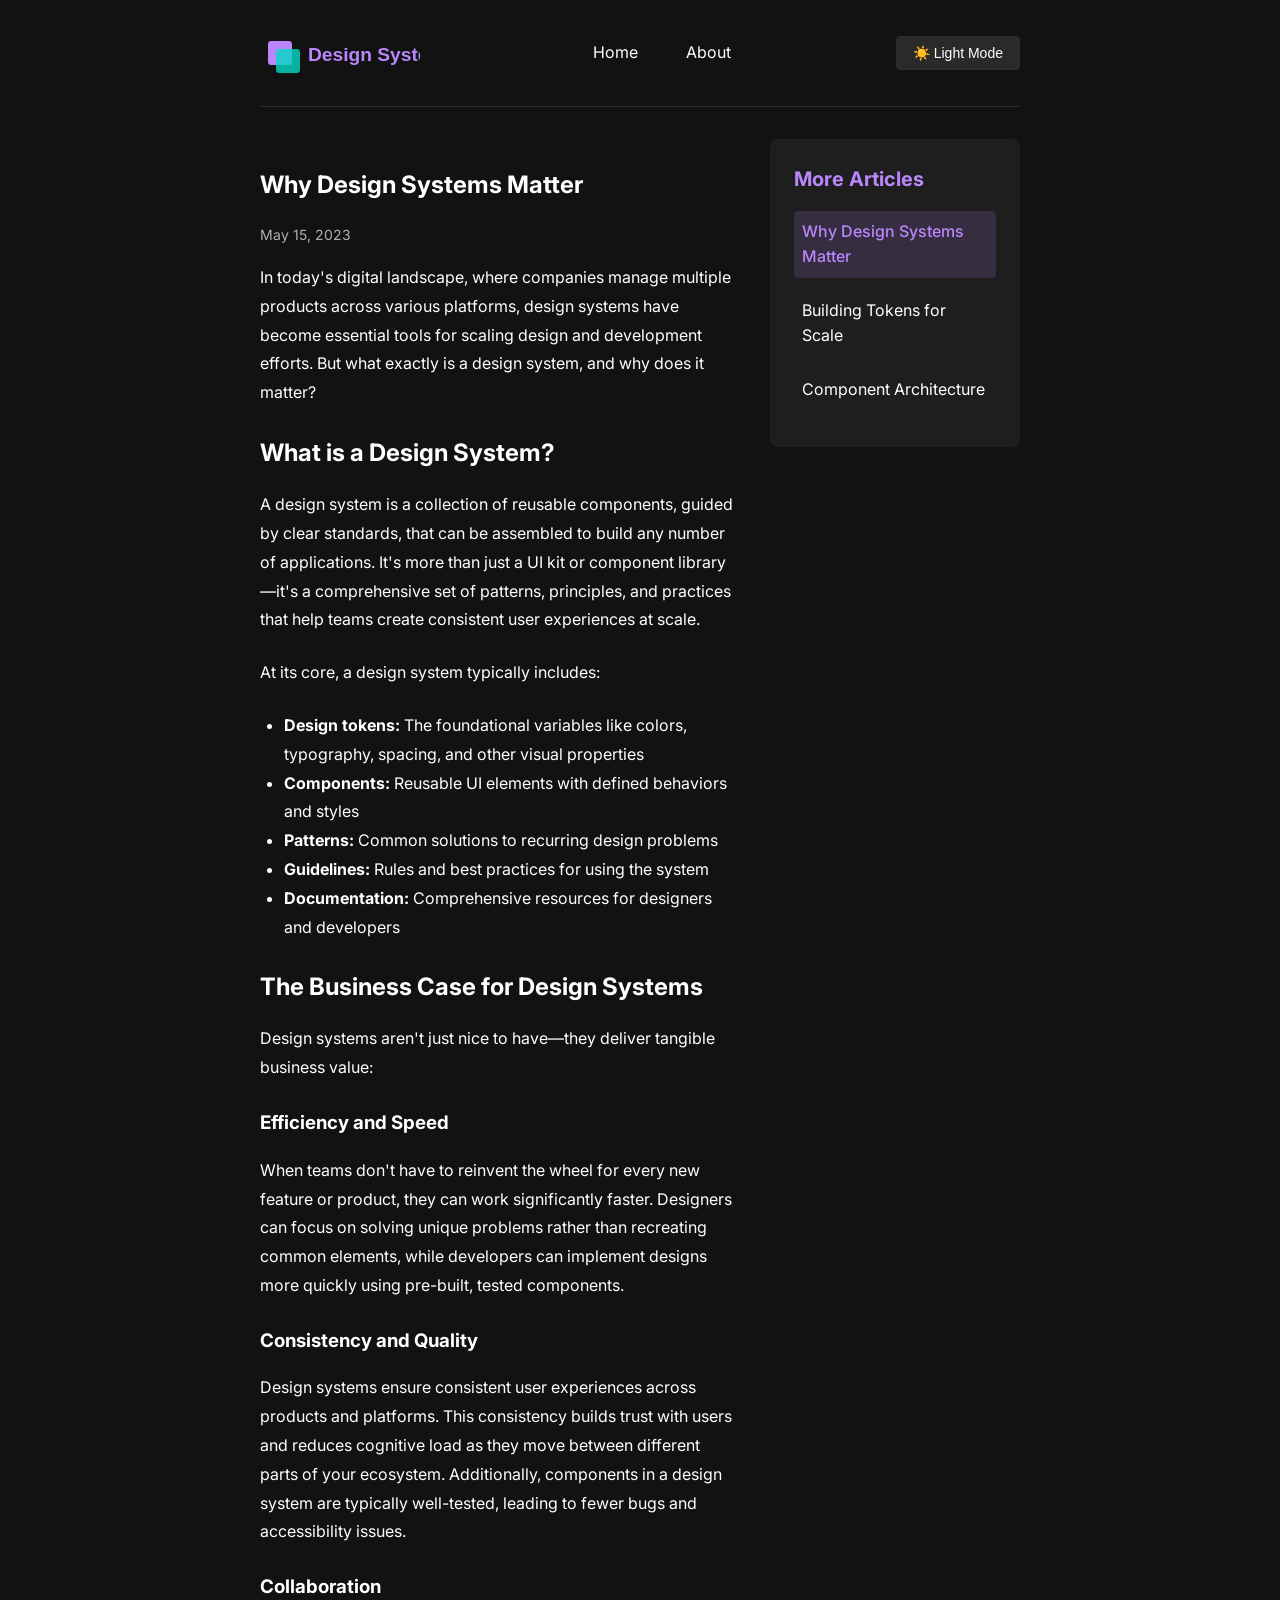
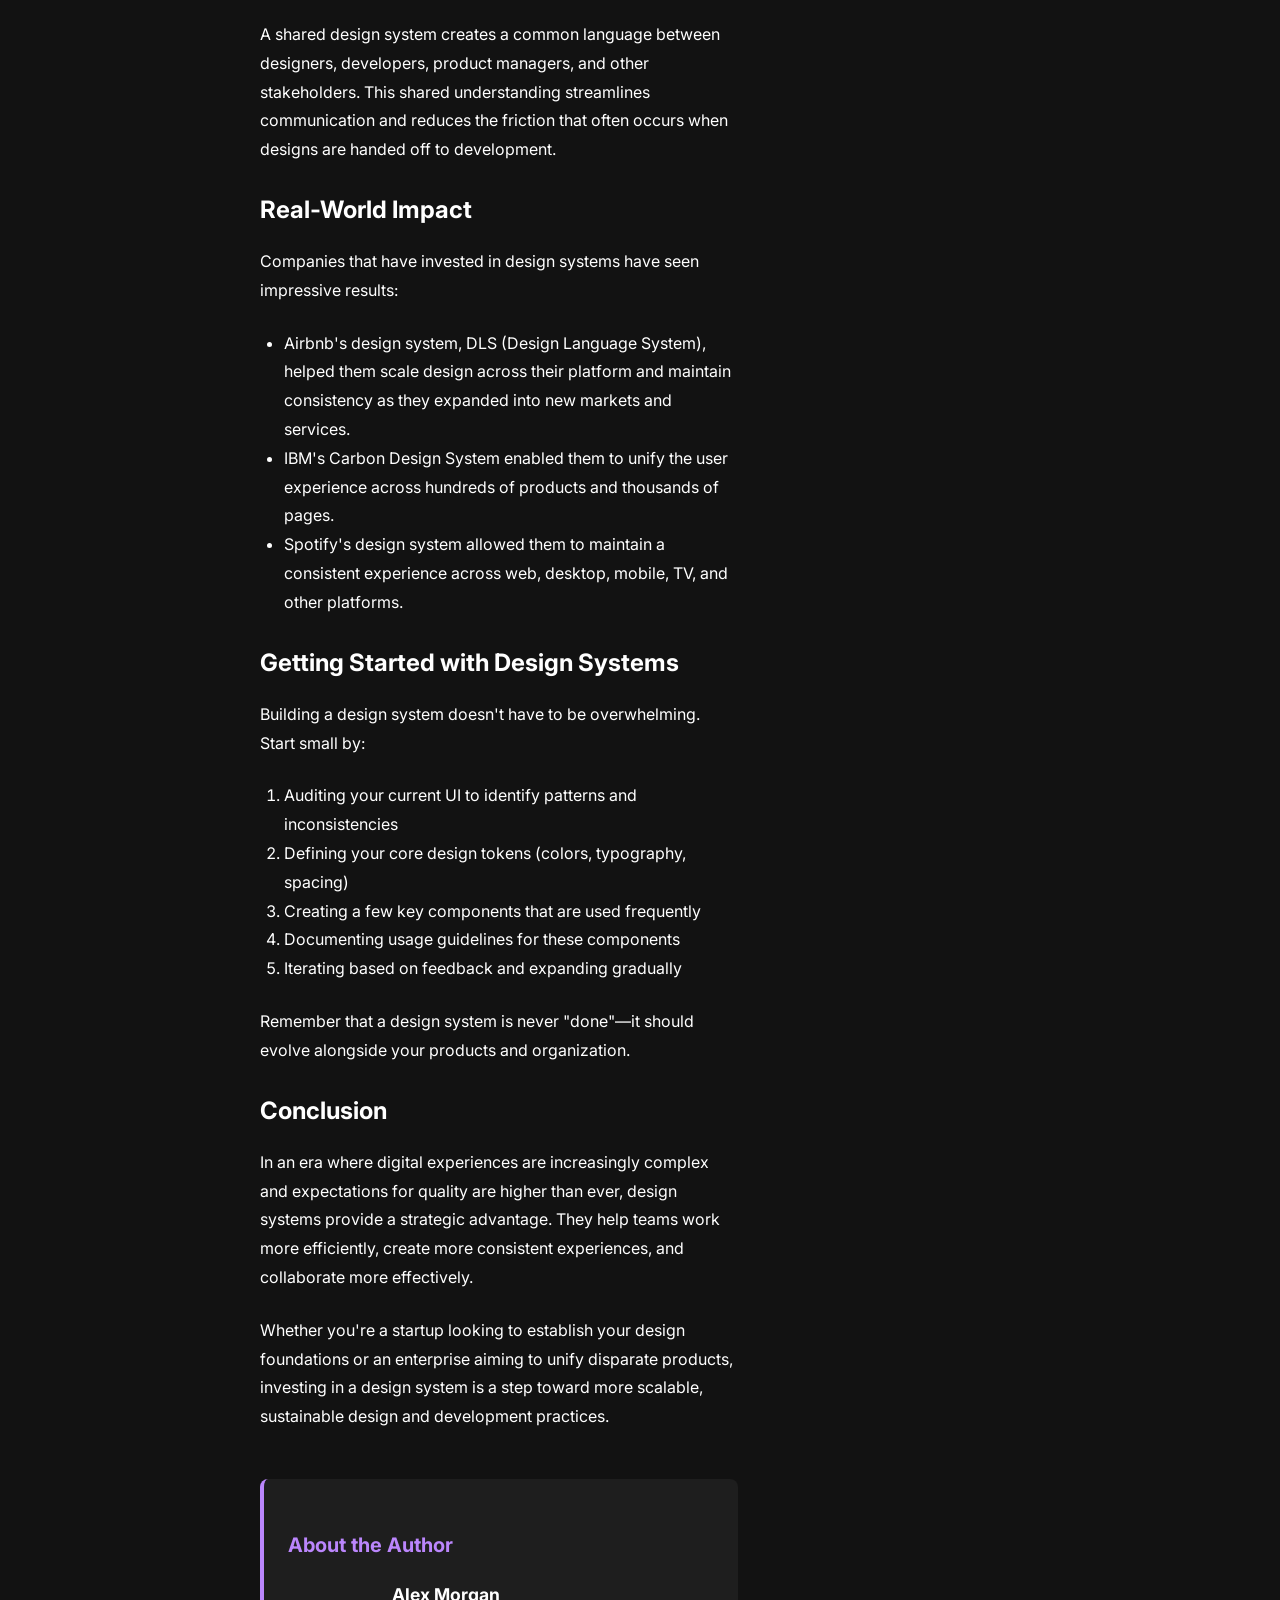
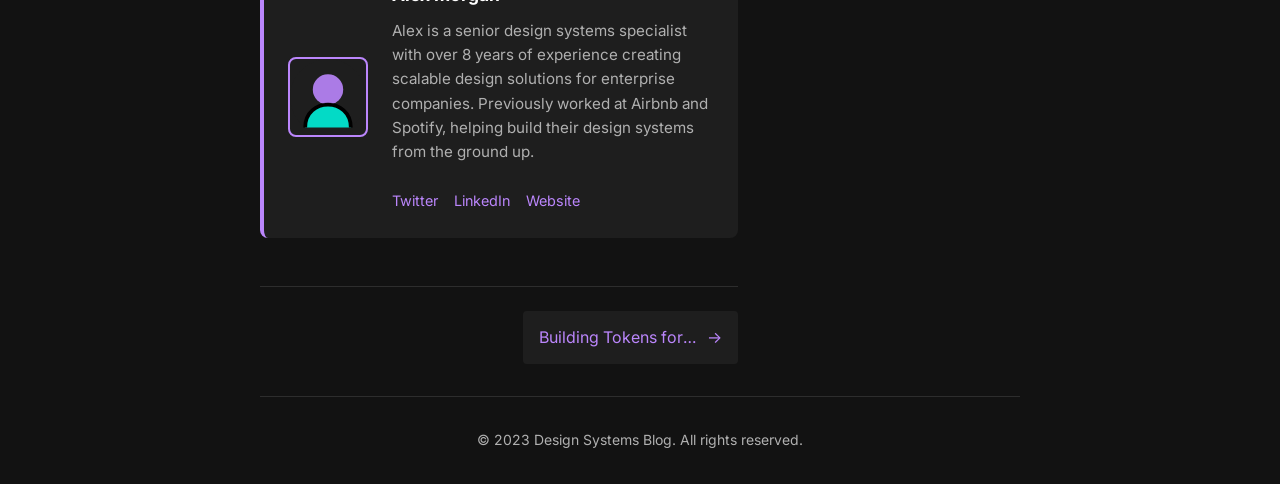
<file: posts/why-design-systems-matter.html>
<!DOCTYPE html>
<html lang="en">
<head>
  <meta charset="UTF-8">
  <meta name="viewport" content="width=device-width, initial-scale=1.0">
  <title>Why Design Systems Matter - Design Systems Blog</title>
  <link rel="stylesheet" href="../css/styles.css">
  <link rel="preconnect" href="https://fonts.googleapis.com">
  <link rel="preconnect" href="https://fonts.gstatic.com" crossorigin>
  <link href="https://fonts.googleapis.com/css2?family=Inter:wght@400;500;700&display=swap" rel="stylesheet">
</head>
<body>
  <div class="container">
    <header>
      <nav>
        <a href="../index.html" class="logo">
          <img src="../images/logo.svg" alt="Design Systems Logo">
        </a>
        <div class="nav-links">
          <a href="../index.html">Home</a>
          <a href="../about.html">About</a>
        </div>
        <button id="theme-toggle" class="theme-toggle">☀️ Light Mode</button>
      </nav>
    </header>

    <main>
      <div class="article-container">
        <article class="post-content">
          <h1>Why Design Systems Matter</h1>
          <div class="post-meta">May 15, 2023</div>
          
          <p>In today's digital landscape, where companies manage multiple products across various platforms, design systems have become essential tools for scaling design and development efforts. But what exactly is a design system, and why does it matter?</p>
          
          <h2>What is a Design System?</h2>
          
          <p>A design system is a collection of reusable components, guided by clear standards, that can be assembled to build any number of applications. It's more than just a UI kit or component library—it's a comprehensive set of patterns, principles, and practices that help teams create consistent user experiences at scale.</p>
          
          <p>At its core, a design system typically includes:</p>
          
          <ul>
            <li><strong>Design tokens:</strong> The foundational variables like colors, typography, spacing, and other visual properties</li>
            <li><strong>Components:</strong> Reusable UI elements with defined behaviors and styles</li>
            <li><strong>Patterns:</strong> Common solutions to recurring design problems</li>
            <li><strong>Guidelines:</strong> Rules and best practices for using the system</li>
            <li><strong>Documentation:</strong> Comprehensive resources for designers and developers</li>
          </ul>
          
          <h2>The Business Case for Design Systems</h2>
          
          <p>Design systems aren't just nice to have—they deliver tangible business value:</p>
          
          <h3>Efficiency and Speed</h3>
          
          <p>When teams don't have to reinvent the wheel for every new feature or product, they can work significantly faster. Designers can focus on solving unique problems rather than recreating common elements, while developers can implement designs more quickly using pre-built, tested components.</p>
          
          <h3>Consistency and Quality</h3>
          
          <p>Design systems ensure consistent user experiences across products and platforms. This consistency builds trust with users and reduces cognitive load as they move between different parts of your ecosystem. Additionally, components in a design system are typically well-tested, leading to fewer bugs and accessibility issues.</p>
          
          <h3>Collaboration</h3>
          
          <p>A shared design system creates a common language between designers, developers, product managers, and other stakeholders. This shared understanding streamlines communication and reduces the friction that often occurs when designs are handed off to development.</p>
          
          <h2>Real-World Impact</h2>
          
          <p>Companies that have invested in design systems have seen impressive results:</p>
          
          <ul>
            <li>Airbnb's design system, DLS (Design Language System), helped them scale design across their platform and maintain consistency as they expanded into new markets and services.</li>
            <li>IBM's Carbon Design System enabled them to unify the user experience across hundreds of products and thousands of pages.</li>
            <li>Spotify's design system allowed them to maintain a consistent experience across web, desktop, mobile, TV, and other platforms.</li>
          </ul>
          
          <h2>Getting Started with Design Systems</h2>
          
          <p>Building a design system doesn't have to be overwhelming. Start small by:</p>
          
          <ol>
            <li>Auditing your current UI to identify patterns and inconsistencies</li>
            <li>Defining your core design tokens (colors, typography, spacing)</li>
            <li>Creating a few key components that are used frequently</li>
            <li>Documenting usage guidelines for these components</li>
            <li>Iterating based on feedback and expanding gradually</li>
          </ol>
          
          <p>Remember that a design system is never "done"—it should evolve alongside your products and organization.</p>
          
          <h2>Conclusion</h2>
          
          <p>In an era where digital experiences are increasingly complex and expectations for quality are higher than ever, design systems provide a strategic advantage. They help teams work more efficiently, create more consistent experiences, and collaborate more effectively.</p>
          
          <p>Whether you're a startup looking to establish your design foundations or an enterprise aiming to unify disparate products, investing in a design system is a step toward more scalable, sustainable design and development practices.</p>
          
          <!-- Add author section -->
          <section class="author-section">
            <h3>About the Author</h3>
            <div class="author-container">
              <img src="../images/author-avatar.svg" alt="Author Avatar" class="author-avatar">
              <div class="author-bio">
                <div class="author-name">Alex Morgan</div>
                <p class="author-description">
                  Alex is a senior design systems specialist with over 8 years of experience creating scalable design solutions for enterprise companies. Previously worked at Airbnb and Spotify, helping build their design systems from the ground up.
                </p>
                <div class="author-social">
                  <a href="#">Twitter</a>
                  <a href="#">LinkedIn</a>
                  <a href="#">Website</a>
                </div>
              </div>
            </div>
          </section>
          
          <div class="article-navigation">
            <span></span>
            <a href="building-tokens-for-scale.html" class="next-article">
              <span class="nav-title">Building Tokens for Scale</span>
            </a>
          </div>
        </article>
        
        <aside class="side-nav">
          <h3>More Articles</h3>
          <ul>
            <li><a href="why-design-systems-matter.html" class="active">Why Design Systems Matter</a></li>
            <li><a href="building-tokens-for-scale.html">Building Tokens for Scale</a></li>
            <li><a href="component-architecture.html">Component Architecture</a></li>
          </ul>
        </aside>
      </div>
    </main>

    <footer>
      <p>&copy; 2023 Design Systems Blog. All rights reserved.</p>
    </footer>
  </div>

  <script src="../js/theme.js"></script>
</body>
</html>
</file>
<file: css/styles.css>
:root {
  /* Dark theme (default) */
  --background: #121212;
  --surface: #1e1e1e;
  --primary: #bb86fc;
  --secondary: #03dac6;
  --text-primary: #ffffff;
  --text-secondary: #b0b0b0;
  --border: #2d2d2d;
  --font-family: 'Inter', -apple-system, BlinkMacSystemFont, 'Segoe UI', Roboto, Oxygen, Ubuntu, Cantarell, 'Open Sans', 'Helvetica Neue', sans-serif;
}

[data-theme="light"] {
  --background: #ffffff;
  --surface: #f5f5f5;
  --primary: #6200ee;
  --secondary: #018786;
  --text-primary: #121212;
  --text-secondary: #555555;
  --border: #e0e0e0;
}

* {
  margin: 0;
  padding: 0;
  box-sizing: border-box;
}

body {
  font-family: var(--font-family);
  background-color: var(--background);
  color: var(--text-primary);
  line-height: 1.6;
  transition: background-color 0.3s, color 0.3s;
}

.container {
  max-width: 800px;
  margin: 0 auto;
  padding: 0 20px;
}

header {
  padding: 2rem 0;
  border-bottom: 1px solid var(--border);
}

nav {
  display: flex;
  justify-content: space-between;
  align-items: center;
}

.logo {
  display: flex;
  align-items: center;
  font-size: 1.5rem;
  font-weight: 700;
  color: var(--primary);
  text-decoration: none;
}

.logo img, .logo svg {
  height: 40px;
  margin-right: 0.5rem;
}

.nav-links {
  display: flex;
  gap: 1rem;
}

.nav-links a {
  color: var(--text-primary);
  text-decoration: none;
  transition: all 0.2s;
  padding: 0.5rem 1rem;
  border-radius: 4px;
}

.nav-links a:hover {
  color: var(--primary);
  background-color: rgba(187, 134, 252, 0.1);
}

.nav-links a.active {
  color: var(--primary);
  font-weight: 500;
}

.theme-toggle {
  background: rgba(255, 255, 255, 0.1);
  border: 1px solid var(--border);
  color: var(--text-primary);
  cursor: pointer;
  font-size: 0.875rem;
  padding: 0.5rem 1rem;
  border-radius: 4px;
  transition: all 0.2s;
}

.theme-toggle:hover {
  background: rgba(255, 255, 255, 0.15);
}

main {
  padding: 2rem 0;
}

.post-list {
  display: grid;
  gap: 2rem;
}

.post-card {
  background-color: var(--surface);
  border-radius: 8px;
  padding: 1.5rem;
  box-shadow: 0 4px 6px rgba(0, 0, 0, 0.1);
  transition: transform 0.2s;
}

.post-card:hover {
  transform: translateY(-5px);
}

.post-title {
  font-size: 1.5rem;
  margin-bottom: 0.5rem;
}

.post-title a {
  color: var(--text-primary);
  text-decoration: none;
}

.post-title a:hover {
  color: var(--primary);
}

.post-meta {
  color: var(--text-secondary);
  font-size: 0.875rem;
  margin-bottom: 1rem;
}

.post-excerpt {
  margin-bottom: 1rem;
}

.read-more {
  color: var(--primary);
  text-decoration: none;
  font-weight: 500;
}

.post-content {
  line-height: 1.8;
}

.post-content h1, 
.post-content h2, 
.post-content h3 {
  margin: 1.5rem 0 1rem;
}

.post-content p {
  margin-bottom: 1.5rem;
}

.post-content ul, 
.post-content ol {
  margin-bottom: 1.5rem;
  padding-left: 1.5rem;
}

.post-content img {
  max-width: 100%;
  border-radius: 8px;
  margin: 1.5rem 0;
}

.post-content blockquote {
  border-left: 4px solid var(--primary);
  padding-left: 1rem;
  margin: 1.5rem 0;
  color: var(--text-secondary);
}

.post-content code {
  background-color: rgba(255, 255, 255, 0.1);
  padding: 0.2rem 0.4rem;
  border-radius: 4px;
  font-family: monospace;
}

.post-content pre {
  background-color: rgba(255, 255, 255, 0.1);
  padding: 1rem;
  border-radius: 8px;
  overflow-x: auto;
  margin: 1.5rem 0;
}

.post-content pre code {
  background-color: transparent;
  padding: 0;
}

footer {
  text-align: center;
  padding: 2rem 0;
  border-top: 1px solid var(--border);
  color: var(--text-secondary);
  font-size: 0.875rem;
}

.article-navigation {
  display: flex;
  justify-content: space-between;
  margin-top: 3rem;
  padding-top: 1.5rem;
  border-top: 1px solid var(--border);
}

.article-navigation a {
  display: flex;
  align-items: center;
  color: var(--primary);
  text-decoration: none;
  padding: 0.75rem 1rem;
  border-radius: 4px;
  background-color: var(--surface);
  transition: all 0.2s;
  max-width: 45%;
}

.article-navigation a:hover {
  background-color: rgba(187, 134, 252, 0.1);
}

.article-navigation .prev-article::before {
  content: "←";
  margin-right: 0.5rem;
}

.article-navigation .next-article::after {
  content: "→";
  margin-left: 0.5rem;
}

.article-navigation .nav-title {
  white-space: nowrap;
  overflow: hidden;
  text-overflow: ellipsis;
}

.article-container {
  display: grid;
  grid-template-columns: 1fr 250px;
  gap: 2rem;
}

.side-nav {
  background-color: var(--surface);
  border-radius: 8px;
  padding: 1.5rem;
  position: sticky;
  top: 2rem;
  height: fit-content;
}

.side-nav h3 {
  margin-bottom: 1rem;
  font-size: 1.25rem;
  color: var(--primary);
}

.side-nav ul {
  list-style: none;
  padding: 0;
}

.side-nav li {
  margin-bottom: 0.75rem;
}

.side-nav a {
  color: var(--text-primary);
  text-decoration: none;
  display: block;
  padding: 0.5rem;
  border-radius: 4px;
  transition: all 0.2s;
}

.side-nav a:hover {
  background-color: rgba(187, 134, 252, 0.1);
  color: var(--primary);
}

.side-nav a.active {
  background-color: rgba(187, 134, 252, 0.15);
  color: var(--primary);
  font-weight: 500;
}

.author-section {
  margin-top: 3rem;
  padding: 1.5rem;
  background-color: var(--surface);
  border-radius: 8px;
  border-left: 4px solid var(--primary);
}

.author-section h3 {
  color: var(--primary);
  margin-bottom: 1rem;
  font-size: 1.25rem;
}

.author-container {
  display: flex;
  gap: 1.5rem;
  align-items: center;
}

.author-avatar {
  width: 80px;
  height: 80px;
  border-radius: 50%;
  object-fit: cover;
  border: 2px solid var(--primary);
}

.author-bio {
  flex: 1;
}

.author-name {
  font-weight: 700;
  margin-bottom: 0.5rem;
  font-size: 1.1rem;
}

.author-description {
  color: var(--text-secondary);
  font-size: 0.95rem;
  line-height: 1.6;
}

.author-social {
  display: flex;
  gap: 1rem;
  margin-top: 1rem;
}

.author-social a {
  color: var(--primary);
  text-decoration: none;
  font-size: 0.9rem;
  transition: opacity 0.2s;
}

.author-social a:hover {
  opacity: 0.8;
}

@media (max-width: 768px) {
  .article-container {
    grid-template-columns: 1fr;
  }
  
  .side-nav {
    position: static;
    margin-bottom: 2rem;
  }
  
  .article-navigation {
    flex-direction: column;
    gap: 1rem;
  }
  
  .article-navigation a {
    max-width: 100%;
  }
  
  .author-container {
    flex-direction: column;
    text-align: center;
  }
  
  .author-social {
    justify-content: center;
  }
}
</file>
